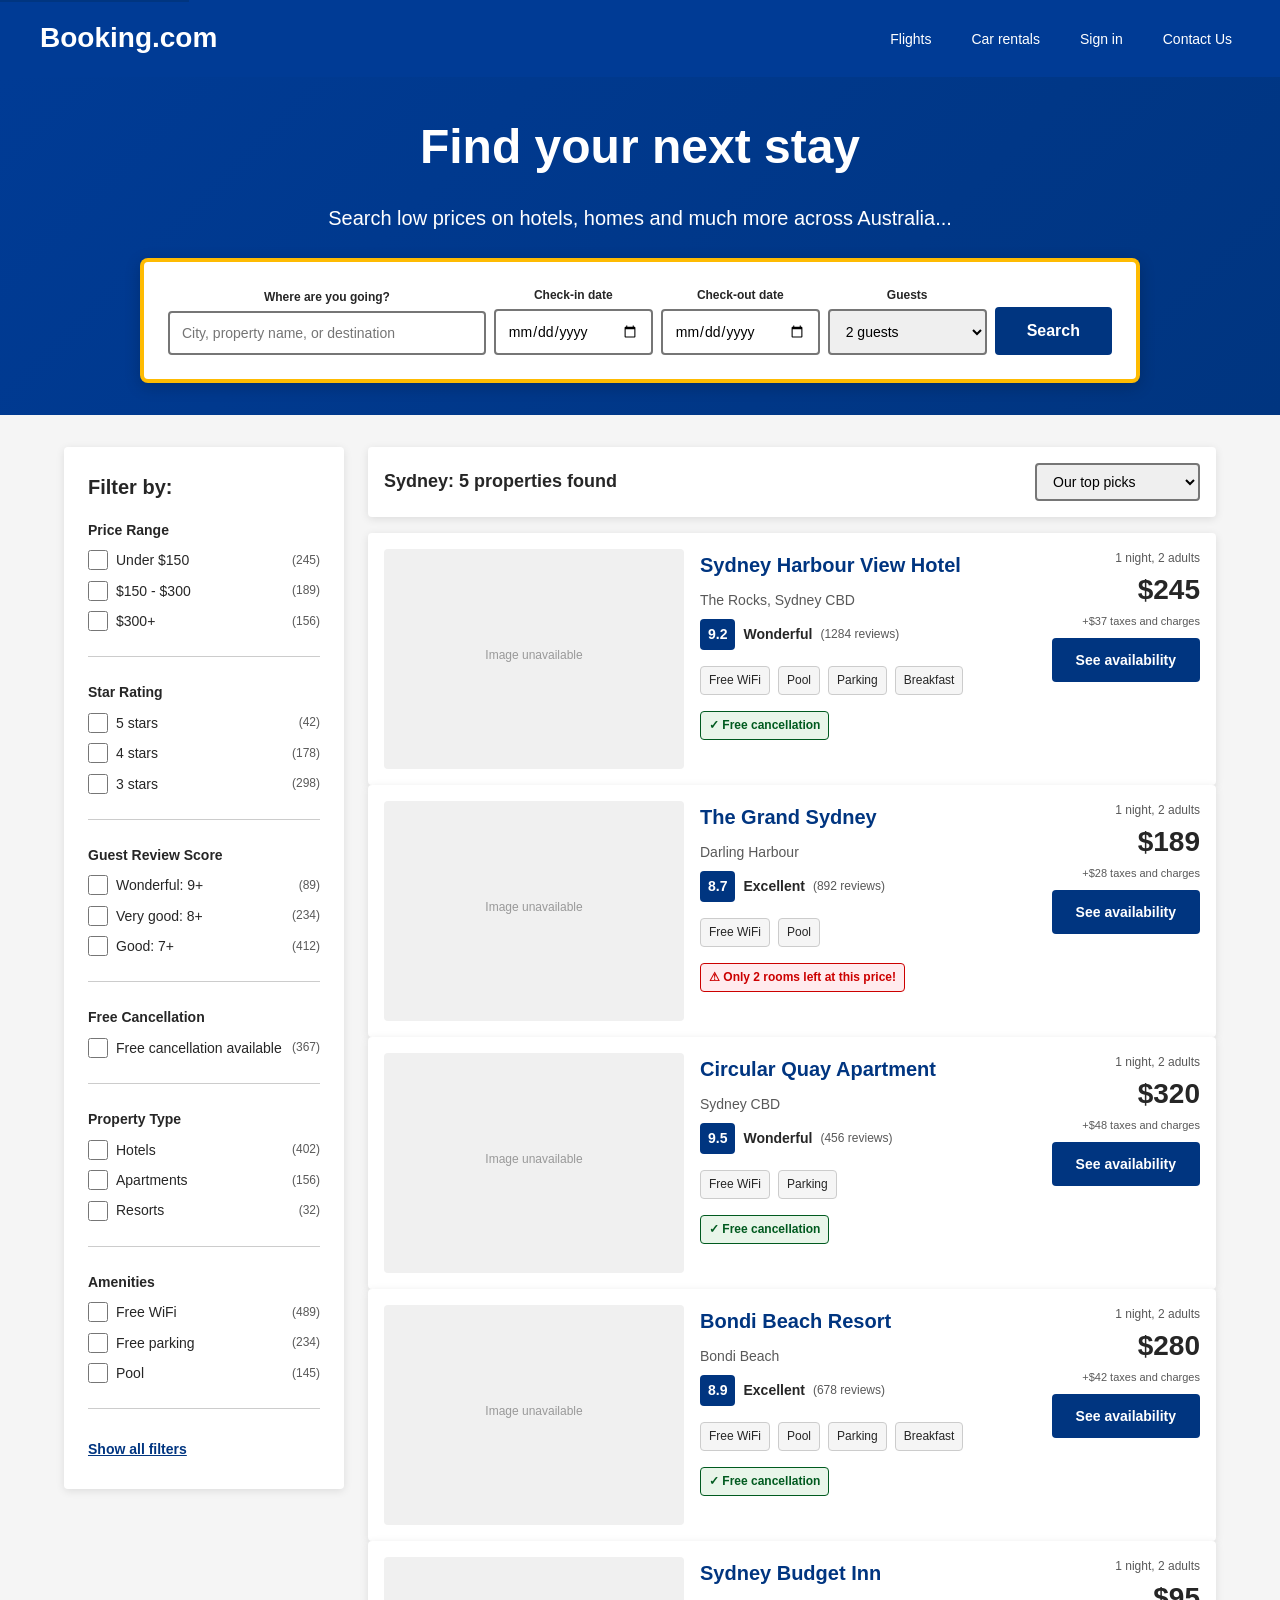
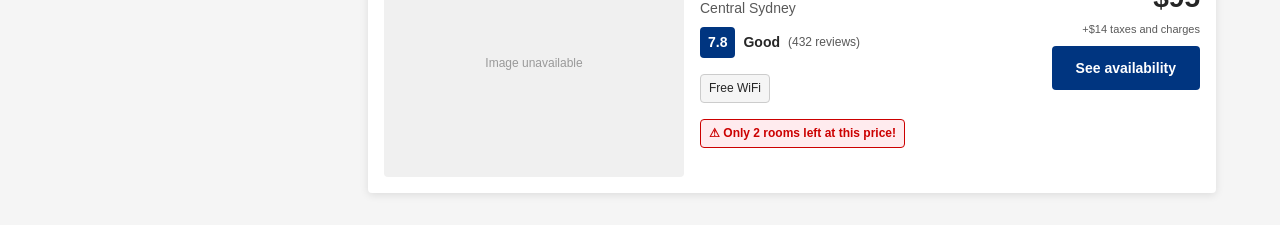
<file: index.html>
<!DOCTYPE html>
<html lang="en">
<head>
    <meta charset="UTF-8">
    <meta name="viewport" content="width=device-width, initial-scale=1.0">
    <meta name="description" content="Booking.com improved prototype with evidence-based UX enhancements">
    <meta http-equiv="Content-Security-Policy" content="default-src 'self'; script-src 'self' 'unsafe-inline'; style-src 'self' 'unsafe-inline'; img-src 'self' https: data:;">
    <title>Booking.com | Hotels & Accommodations in Australia</title>
    
    <!-- WCAG 2.2 AA Compliant Styles -->
    <link rel="stylesheet" href="styles.css">
</head>
<body>
    <!-- Skip Link for Accessibility (WCAG 2.4.1) -->
    <a href="#main-content" class="skip-link">Skip to main content</a>
    
    <!-- ARIA Live Region for Screen Reader Announcements -->
    <div class="live-region" role="status" aria-live="polite" aria-atomic="true" id="live-region"></div>
    
    <!-- Header -->
    <header>
        <div class="header-container">
            <a href="index.html" class="logo" aria-label="Booking.com homepage">Booking.com</a>
            <nav aria-label="Main navigation">
                <ul class="header-nav">
                    <li><a href="flights.html">Flights</a></li>
                    <li><a href="car-rentals.html">Car rentals</a></li>
                    <li><a href="sign-in.html">Sign in</a></li>
                    <li><a href="contact.html" class="contact-link">Contact Us</a></li>
                </ul>
            </nav>
        </div>
    </header>
    
    <!-- Hero Section with Search Bar -->
    <section class="hero-section" role="banner">
        <h1>Find your next stay</h1>
        <p>Search low prices on hotels, homes and much more across Australia...</p>
        
        <!-- Search Form with Yellow Outline -->
        <div class="search-container">
            <form class="search-form" role="search" aria-label="Search for accommodations" id="search-form">
                <div class="form-group">
                    <label for="destination">Where are you going?</label>
                    <input 
                        type="text" 
                        id="destination" 
                        name="destination" 
                        placeholder="City, property name, or destination"
                        required
                        aria-required="true"
                        autocomplete="off"
                        maxlength="100"
                        list="city-suggestions"
                    >
                    <datalist id="city-suggestions">
                        <option value="Sydney">
                        <option value="Melbourne">
                        <option value="Brisbane">
                        <option value="Perth">
                        <option value="Adelaide">
                        <option value="Gold Coast">
                        <option value="Canberra">
                        <option value="Hobart">
                        <option value="Darwin">
                        <option value="Cairns">
                    </datalist>
                </div>
                
                <div class="form-group">
                    <label for="check-in">Check-in date</label>
                    <input 
                        type="date" 
                        id="check-in" 
                        name="check-in" 
                        required
                        aria-required="true"
                    >
                </div>
                
                <div class="form-group">
                    <label for="check-out">Check-out date</label>
                    <input 
                        type="date" 
                        id="check-out" 
                        name="check-out" 
                        required
                        aria-required="true"
                    >
                </div>
                
                <div class="form-group">
                    <label for="guests">Guests</label>
                    <select id="guests" name="guests" aria-label="Number of guests">
                        <option value="1">1 guest</option>
                        <option value="2" selected>2 guests</option>
                        <option value="3">3 guests</option>
                        <option value="4">4 guests</option>
                        <option value="5+">5+ guests</option>
                    </select>
                </div>
                
                <button type="submit" class="btn-search" aria-label="Search for accommodations">Search</button>
            </form>
        </div>
    </section>
    
    <!-- Main Content - Results Section -->
    <main id="main-content">
        <section class="results-section" aria-label="Search results and filters">
            
            <!-- Filters Sidebar - Progressive Disclosure -->
            <aside class="filters-sidebar" aria-label="Filter options">
                <h2>Filter by:</h2>
                
                <!-- PRIMARY FILTERS (6 filters - Always Visible) -->
                <div class="filter-group">
                    <h3>Price Range</h3>
                    <div class="filter-option">
                        <input type="checkbox" id="price-low" name="price" value="low" data-filter-type="price">
                        <label for="price-low">Under $150</label>
                        <span class="filter-count">(245)</span>
                    </div>
                    <div class="filter-option">
                        <input type="checkbox" id="price-mid" name="price" value="mid" data-filter-type="price">
                        <label for="price-mid">$150 - $300</label>
                        <span class="filter-count">(189)</span>
                    </div>
                    <div class="filter-option">
                        <input type="checkbox" id="price-high" name="price" value="high" data-filter-type="price">
                        <label for="price-high">$300+</label>
                        <span class="filter-count">(156)</span>
                    </div>
                </div>
                
                <div class="filter-group">
                    <h3>Star Rating</h3>
                    <div class="filter-option">
                        <input type="checkbox" id="star-5" name="stars" value="5" data-filter-type="stars">
                        <label for="star-5">5 stars</label>
                        <span class="filter-count">(42)</span>
                    </div>
                    <div class="filter-option">
                        <input type="checkbox" id="star-4" name="stars" value="4" data-filter-type="stars">
                        <label for="star-4">4 stars</label>
                        <span class="filter-count">(178)</span>
                    </div>
                    <div class="filter-option">
                        <input type="checkbox" id="star-3" name="stars" value="3" data-filter-type="stars">
                        <label for="star-3">3 stars</label>
                        <span class="filter-count">(298)</span>
                    </div>
                </div>
                
                <div class="filter-group">
                    <h3>Guest Review Score</h3>
                    <div class="filter-option">
                        <input type="checkbox" id="rating-9" name="rating" value="9" data-filter-type="rating">
                        <label for="rating-9">Wonderful: 9+</label>
                        <span class="filter-count">(89)</span>
                    </div>
                    <div class="filter-option">
                        <input type="checkbox" id="rating-8" name="rating" value="8" data-filter-type="rating">
                        <label for="rating-8">Very good: 8+</label>
                        <span class="filter-count">(234)</span>
                    </div>
                    <div class="filter-option">
                        <input type="checkbox" id="rating-7" name="rating" value="7" data-filter-type="rating">
                        <label for="rating-7">Good: 7+</label>
                        <span class="filter-count">(412)</span>
                    </div>
                </div>
                
                <div class="filter-group">
                    <h3>Free Cancellation</h3>
                    <div class="filter-option">
                        <input type="checkbox" id="free-cancel" name="cancellation" value="free" data-filter-type="cancellation">
                        <label for="free-cancel">Free cancellation available</label>
                        <span class="filter-count">(367)</span>
                    </div>
                </div>
                
                <div class="filter-group">
                    <h3>Property Type</h3>
                    <div class="filter-option">
                        <input type="checkbox" id="type-hotel" name="type" value="hotel" data-filter-type="type">
                        <label for="type-hotel">Hotels</label>
                        <span class="filter-count">(402)</span>
                    </div>
                    <div class="filter-option">
                        <input type="checkbox" id="type-apartment" name="type" value="apartment" data-filter-type="type">
                        <label for="type-apartment">Apartments</label>
                        <span class="filter-count">(156)</span>
                    </div>
                    <div class="filter-option">
                        <input type="checkbox" id="type-resort" name="type" value="resort" data-filter-type="type">
                        <label for="type-resort">Resorts</label>
                        <span class="filter-count">(32)</span>
                    </div>
                </div>
                
                <div class="filter-group">
                    <h3>Amenities</h3>
                    <div class="filter-option">
                        <input type="checkbox" id="amenity-wifi" name="amenity" value="wifi" data-filter-type="amenity">
                        <label for="amenity-wifi">Free WiFi</label>
                        <span class="filter-count">(489)</span>
                    </div>
                    <div class="filter-option">
                        <input type="checkbox" id="amenity-parking" name="amenity" value="parking" data-filter-type="amenity">
                        <label for="amenity-parking">Free parking</label>
                        <span class="filter-count">(234)</span>
                    </div>
                    <div class="filter-option">
                        <input type="checkbox" id="amenity-pool" name="amenity" value="pool" data-filter-type="amenity">
                        <label for="amenity-pool">Pool</label>
                        <span class="filter-count">(145)</span>
                    </div>
                </div>
                
                <!-- SECONDARY FILTERS (Hidden by Default) -->
                <div class="secondary-filters" id="secondary-filters">
                    <div class="filter-group">
                        <h3>Bed Preference</h3>
                        <div class="filter-option">
                            <input type="checkbox" id="bed-twin" name="bed" value="twin" data-filter-type="bed">
                            <label for="bed-twin">Twin beds</label>
                            <span class="filter-count">(187)</span>
                        </div>
                        <div class="filter-option">
                            <input type="checkbox" id="bed-double" name="bed" value="double" data-filter-type="bed">
                            <label for="bed-double">Double bed</label>
                            <span class="filter-count">(298)</span>
                        </div>
                    </div>
                    
                    <div class="filter-group">
                        <h3>Meals</h3>
                        <div class="filter-option">
                            <input type="checkbox" id="meal-breakfast" name="meal" value="breakfast" data-filter-type="meal">
                            <label for="meal-breakfast">Breakfast included</label>
                            <span class="filter-count">(234)</span>
                        </div>
                        <div class="filter-option">
                            <input type="checkbox" id="meal-kitchen" name="meal" value="kitchen" data-filter-type="meal">
                            <label for="meal-kitchen">Kitchen facilities</label>
                            <span class="filter-count">(145)</span>
                        </div>
                    </div>
                    
                    <div class="filter-group">
                        <h3>Bathroom</h3>
                        <div class="filter-option">
                            <input type="checkbox" id="bath-private" name="bathroom" value="private" data-filter-type="bathroom">
                            <label for="bath-private">Private bathroom</label>
                            <span class="filter-count">(456)</span>
                        </div>
                        <div class="filter-option">
                            <input type="checkbox" id="bath-accessible" name="bathroom" value="accessible" data-filter-type="bathroom">
                            <label for="bath-accessible">Accessible bathroom</label>
                            <span class="filter-count">(67)</span>
                        </div>
                    </div>
                    
                    <div class="filter-group">
                        <h3>Room Features</h3>
                        <div class="filter-option">
                            <input type="checkbox" id="feature-balcony" name="features" value="balcony" data-filter-type="features">
                            <label for="feature-balcony">Balcony</label>
                            <span class="filter-count">(123)</span>
                        </div>
                        <div class="filter-option">
                            <input type="checkbox" id="feature-view" name="features" value="view" data-filter-type="features">
                            <label for="feature-view">Sea view</label>
                            <span class="filter-count">(89)</span>
                        </div>
                        <div class="filter-option">
                            <input type="checkbox" id="feature-ac" name="features" value="ac" data-filter-type="features">
                            <label for="feature-ac">Air conditioning</label>
                            <span class="filter-count">(398)</span>
                        </div>
                    </div>
                    
                    <div class="filter-group">
                        <h3>Accessibility</h3>
                        <div class="filter-option">
                            <input type="checkbox" id="access-wheelchair" name="accessibility" value="wheelchair" data-filter-type="accessibility">
                            <label for="access-wheelchair">Wheelchair accessible</label>
                            <span class="filter-count">(89)</span>
                        </div>
                        <div class="filter-option">
                            <input type="checkbox" id="access-elevator" name="accessibility" value="elevator" data-filter-type="accessibility">
                            <label for="access-elevator">Elevator</label>
                            <span class="filter-count">(345)</span>
                        </div>
                    </div>
                </div>
                
                <!-- Progressive Disclosure Button -->
                <button 
                    type="button" 
                    class="btn-show-more" 
                    id="toggle-filters"
                    aria-expanded="false"
                    aria-controls="secondary-filters"
                >
                    Show all filters
                </button>
            </aside>
            
            <!-- Properties List -->
            <div class="properties-grid">
                <div class="results-header">
                    <h2 id="results-count">Sydney: 590 properties found</h2>
                    <select class="sort-dropdown" aria-label="Sort results by">
                        <option value="recommended">Our top picks</option>
                        <option value="price-low">Price (lowest first)</option>
                        <option value="price-high">Price (highest first)</option>
                        <option value="rating">Guest rating</option>
                    </select>
                </div>
                
                <!-- Property cards will be dynamically inserted here -->
                <div id="properties-container"></div>
                
                <!-- Skeleton Loader -->
                <div class="skeleton-loader" id="skeleton-loader">
                    <div class="skeleton-card">
                        <div class="skeleton-image"></div>
                        <div class="skeleton-content">
                            <div class="skeleton-line"></div>
                            <div class="skeleton-line short"></div>
                            <div class="skeleton-line medium"></div>
                        </div>
                    </div>
                    <div class="skeleton-card">
                        <div class="skeleton-image"></div>
                        <div class="skeleton-content">
                            <div class="skeleton-line"></div>
                            <div class="skeleton-line short"></div>
                            <div class="skeleton-line medium"></div>
                        </div>
                    </div>
                </div>
            </div>
        </section>
    </main>
    
    <!-- Link to External JavaScript -->
    <script src="index-script.js"></script>
</body>
</html>
</file>
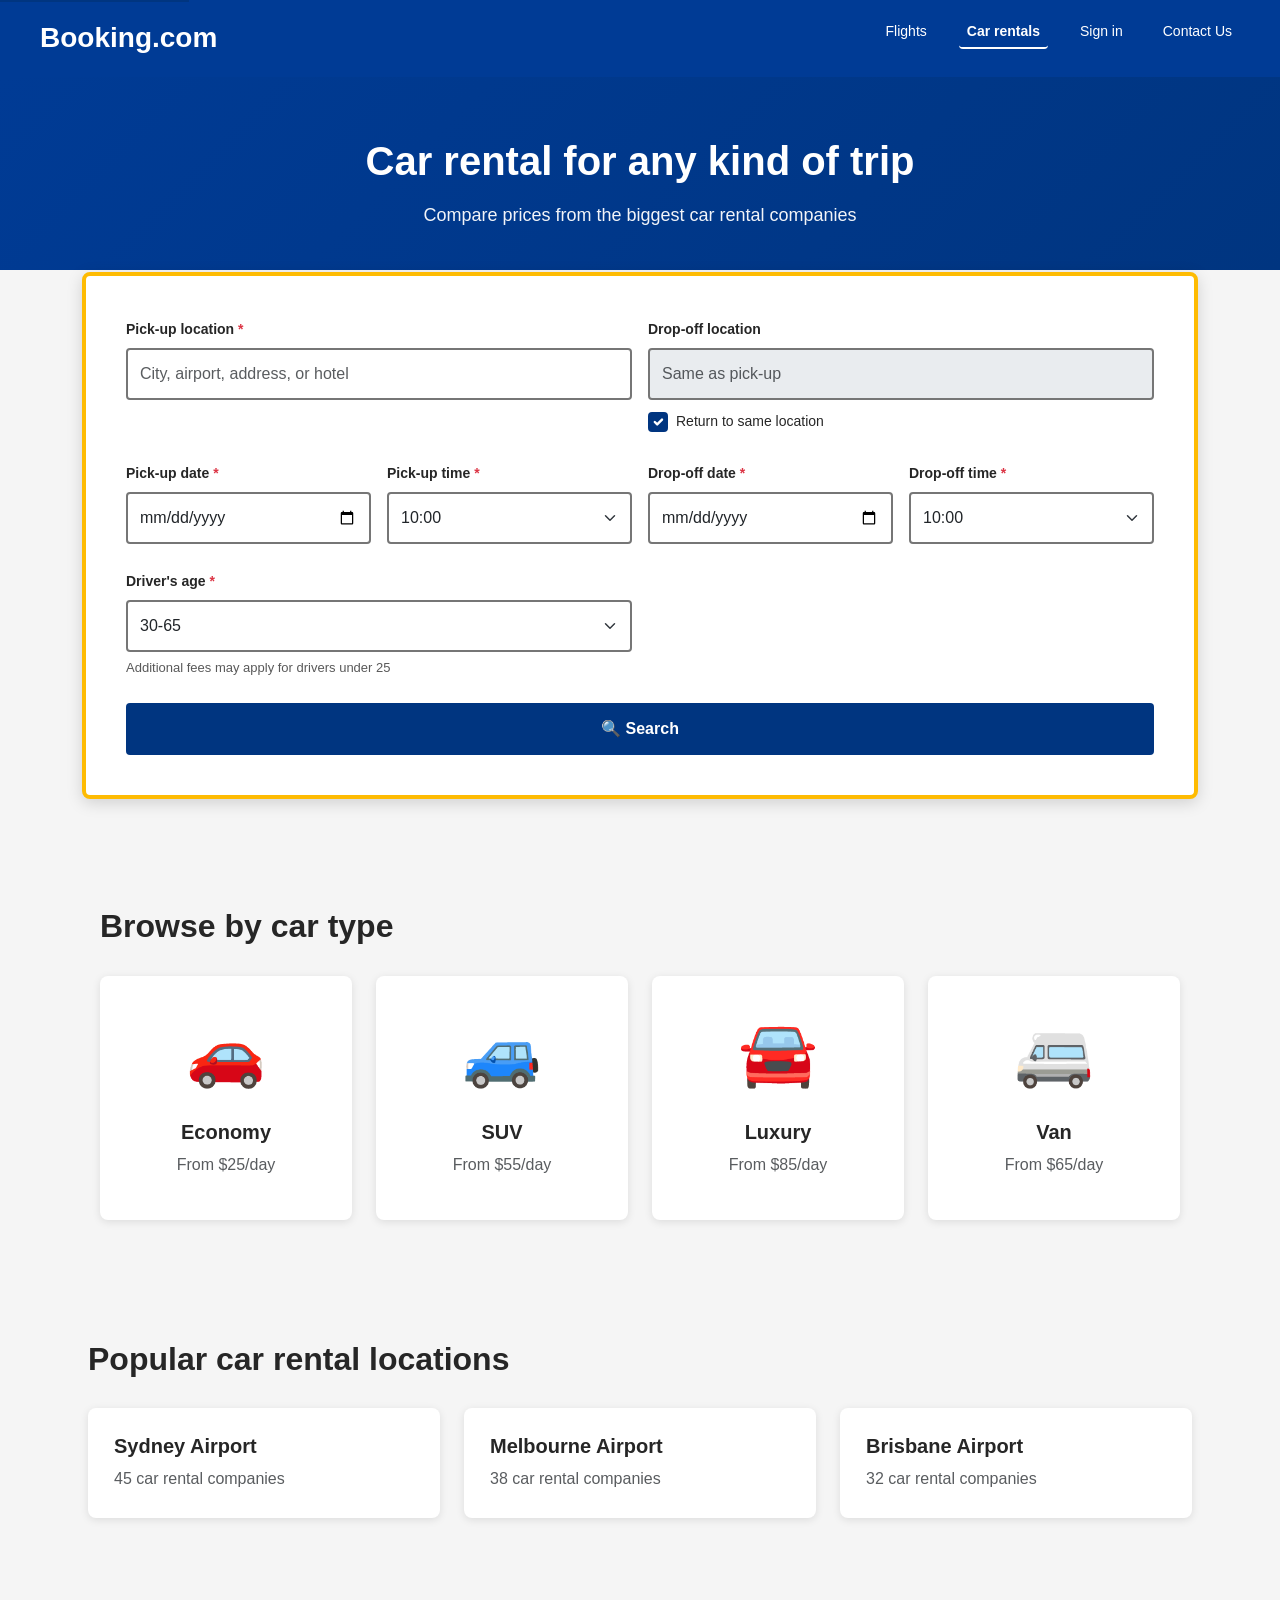
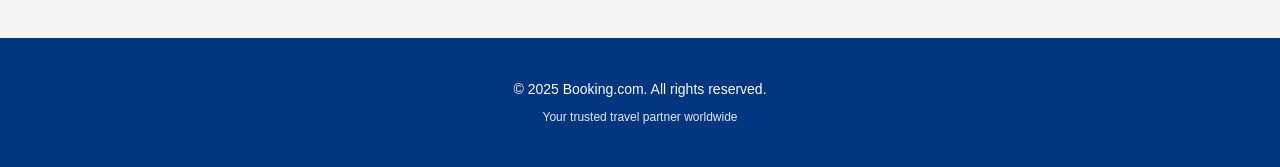
<file: car-rentals.html>
<!DOCTYPE html>
<html lang="en">
<head>
    <meta charset="UTF-8">
    <meta name="viewport" content="width=device-width, initial-scale=1.0">
    <meta name="description" content="Rent a car for your next trip - Compare prices from top rental companies">
    <meta http-equiv="Content-Security-Policy" content="default-src 'self'; script-src 'self' 'unsafe-inline' https://code.jquery.com https://cdn.jsdelivr.net; style-src 'self' 'unsafe-inline' https://cdn.jsdelivr.net; img-src 'self' https: data:; font-src 'self' https://cdn.jsdelivr.net;">
    <title>Car Rentals - Rent a Car | Booking.com</title>
    
    <!-- Bootstrap CSS -->
    <link href="https://cdn.jsdelivr.net/npm/bootstrap@5.3.0/dist/css/bootstrap.min.css" rel="stylesheet">
    
    <!-- External CSS - Using same styles.css for consistency -->
    <link rel="stylesheet" href="styles.css">
    
    <style>
        /* Additional styles specific to car rentals page that complement styles.css */
        .car-hero {
            background: linear-gradient(135deg, var(--bui-color-primary-dark) 0%, var(--bui-color-primary) 100%);
            color: white;
            padding: 60px var(--bui-spacing-4) 40px;
            text-align: center;
        }
        
        .car-hero h1 {
            font-size: 40px;
            margin-bottom: var(--bui-spacing-3);
            font-weight: 700;
        }
        
        .car-hero .lead {
            font-size: 18px;
            opacity: 0.95;
            margin: 0;
        }
        
        .search-card {
            background: var(--bui-color-white);
            border-radius: 8px;
            padding: 40px;
            box-shadow: 0 4px 16px rgba(0,0,0,0.15);
            margin-top: -30px;
            border: 4px solid var(--bui-color-complement);
        }
        
        .form-label {
            font-weight: 600;
            margin-bottom: var(--bui-spacing-2);
            color: var(--bui-color-text);
            font-size: 14px;
        }
        
        .form-control, .form-select {
            padding: 12px;
            border: 2px solid #767676;
            border-radius: var(--bui-border-radius);
            font-size: 16px;
            transition: border-color 0.3s, box-shadow 0.3s;
        }
        
        .form-control:focus, .form-select:focus {
            border-color: var(--bui-color-primary);
            box-shadow: 0 0 0 3px rgba(0, 53, 128, 0.25);
            outline: none;
        }
        
        .form-control.is-invalid {
            border-color: var(--bui-color-destructive);
            border-width: 2px;
        }
        
        .form-control.is-invalid:focus {
            box-shadow: 0 0 0 3px rgba(204, 0, 0, 0.25);
        }
        
        .form-check-input {
            width: 20px;
            height: 20px;
            margin-right: 8px;
            cursor: pointer;
            border: 2px solid #767676;
        }
        
        .form-check-input:focus {
            border-color: var(--bui-color-primary);
            box-shadow: 0 0 0 3px rgba(0, 53, 128, 0.25);
        }
        
        .form-check-input:checked {
            background-color: var(--bui-color-primary);
            border-color: var(--bui-color-primary);
        }
        
        .form-check-label {
            cursor: pointer;
            color: var(--bui-color-text);
            font-size: 14px;
        }
        
        .btn-primary {
            background: var(--bui-color-primary);
            border: none;
            padding: 14px;
            font-size: 16px;
            font-weight: 600;
            border-radius: var(--bui-border-radius);
            transition: background 0.3s;
            min-height: 48px;
        }
        
        .btn-primary:hover:not(:disabled) {
            background: var(--bui-color-primary-dark);
        }
        
        .btn-primary:focus {
            outline: 3px solid var(--bui-color-complement);
            outline-offset: 2px;
            box-shadow: none;
        }
        
        .btn-primary:disabled {
            background: #999999;
            opacity: 0.6;
        }
        
        .location-suggestions {
            position: absolute;
            background: white;
            border: 2px solid var(--bui-color-primary);
            border-top: none;
            border-radius: 0 0 4px 4px;
            box-shadow: 0 4px 8px rgba(0,0,0,0.15);
            z-index: 1000;
            width: 100%;
            max-height: 250px;
            overflow-y: auto;
            display: none;
            margin-top: 4px;
        }
        
        .suggestion-item {
            padding: 12px 16px;
            cursor: pointer;
            border-bottom: 1px solid #E0E0E0;
        }
        
        .suggestion-item:last-child {
            border-bottom: none;
        }
        
        .suggestion-item:hover, 
        .suggestion-item:focus {
            background: var(--bui-color-background);
        }
        
        .suggestion-item:focus {
            outline: 3px solid var(--bui-color-primary);
            outline-offset: -3px;
        }
        
        .error-message {
            color: var(--bui-color-destructive);
            font-size: 14px;
            font-weight: 600;
            margin-top: 6px;
            display: none;
        }
        
        .text-danger {
            color: var(--bui-color-destructive);
        }
        
        .driver-age-note {
            font-size: 13px;
            color: var(--bui-color-text-light);
            margin-top: 6px;
        }
        
        .car-categories {
            padding: 60px var(--bui-spacing-4);
            max-width: 1200px;
            margin: 0 auto;
        }
        
        .section-title {
            font-size: 32px;
            font-weight: 700;
            margin-bottom: 30px;
            color: var(--bui-color-text);
        }
        
        .car-card {
            background: var(--bui-color-white);
            border-radius: 8px;
            padding: var(--bui-spacing-4);
            box-shadow: 0 2px 8px rgba(0,0,0,0.1);
            transition: transform 0.3s, box-shadow 0.3s;
            cursor: pointer;
            height: 100%;
            text-align: center;
            border: 2px solid transparent;
        }
        
        .car-card:hover {
            transform: translateY(-4px);
            box-shadow: 0 6px 20px rgba(0,0,0,0.15);
            border-color: var(--bui-color-primary);
        }
        
        .car-card:focus-within {
            outline: 3px solid var(--bui-color-primary);
            outline-offset: 2px;
        }
        
        .car-icon {
            font-size: 64px;
            margin-bottom: var(--bui-spacing-3);
            color: var(--bui-color-primary);
        }
        
        .car-card h3 {
            font-size: 20px;
            margin-bottom: var(--bui-spacing-2);
            color: var(--bui-color-text);
            font-weight: 600;
        }
        
        .car-card .text-muted {
            color: var(--bui-color-text-light);
        }
        
        .popular-locations {
            background: var(--bui-color-background);
            padding: 60px var(--bui-spacing-4);
        }
        
        .locations-container {
            max-width: 1200px;
            margin: 0 auto;
        }
        
        .location-card {
            background: var(--bui-color-white);
            border-radius: 8px;
            padding: var(--bui-spacing-4);
            box-shadow: 0 2px 8px rgba(0,0,0,0.1);
            transition: transform 0.3s, box-shadow 0.3s;
            cursor: pointer;
            border: 2px solid transparent;
        }
        
        .location-card:hover {
            transform: translateY(-4px);
            box-shadow: 0 6px 20px rgba(0,0,0,0.15);
            border-color: var(--bui-color-primary);
        }
        
        .location-card:focus-within {
            outline: 3px solid var(--bui-color-primary);
            outline-offset: 2px;
        }
        
        .location-card h3 {
            font-size: 20px;
            margin-bottom: var(--bui-spacing-2);
            color: var(--bui-color-text);
            font-weight: 600;
        }
        
        .location-card .text-muted {
            color: var(--bui-color-text-light);
            margin: 0;
        }
        
        footer {
            background: var(--bui-color-primary);
            color: white;
            padding: 40px var(--bui-spacing-4);
            text-align: center;
            margin-top: 60px;
        }
        
        footer p {
            margin: 0;
        }
        
        footer p:first-child {
            font-size: 14px;
            margin-bottom: 8px;
        }
        
        footer p:last-child {
            font-size: 12px;
            opacity: 0.9;
        }
        
        /* Car Rental Results */
        .car-rental-results {
            margin-top: 40px;
        }
        
        .results-header {
            display: flex;
            justify-content: space-between;
            align-items: center;
            margin-bottom: var(--bui-spacing-4);
            padding: var(--bui-spacing-4);
            background: var(--bui-color-white);
            border-radius: 8px;
            box-shadow: 0 2px 8px rgba(0,0,0,0.1);
        }
        
        .results-header h2 {
            color: var(--bui-color-primary);
            margin: 0 0 8px 0;
            font-size: 24px;
            font-weight: 700;
        }
        
        .results-header p {
            color: var(--bui-color-text-light);
            margin: 0;
            font-size: 14px;
        }
        
        .btn-book-car {
            background: var(--bui-color-primary);
            color: white;
            border: none;
            padding: 12px 24px;
            border-radius: var(--bui-border-radius);
            font-weight: 600;
            cursor: pointer;
            width: 100%;
            transition: background 0.3s;
            font-size: 16px;
            min-height: 48px;
        }
        
        .btn-book-car:hover {
            background: var(--bui-color-primary-dark);
        }
        
        .btn-book-car:focus {
            outline: 3px solid var(--bui-color-complement);
            outline-offset: 2px;
        }
        
        /* Responsive Design */
        @media (max-width: 768px) {
            .car-hero h1 {
                font-size: 32px;
            }
            
            .search-card {
                padding: var(--bui-spacing-4);
            }
            
            .results-header {
                flex-direction: column;
                gap: var(--bui-spacing-3);
                align-items: flex-start;
            }
        }
    </style>
</head>
<body>
    <!-- Skip Link for Accessibility (WCAG 2.4.1) -->
    <a href="#main-content" class="skip-link">Skip to main content</a>
    
    <!-- ARIA Live Region for Screen Reader Announcements -->
    <div class="live-region" role="status" aria-live="polite" aria-atomic="true" id="live-region"></div>
    
    <!-- Header - Uses styles from styles.css -->
    <header>
        <div class="header-container">
            <a href="index.html" class="logo" aria-label="Booking.com homepage">Booking.com</a>
            <nav aria-label="Main navigation">
                <ul class="header-nav">
                    <li><a href="flights.html">Flights</a></li>
                    <li><a href="car-rentals.html" aria-current="page" style="font-weight: 600; border-bottom: 2px solid white;">Car rentals</a></li>
                    <li><a href="sign-in.html">Sign in</a></li>
                    <li><a href="contact.html">Contact Us</a></li>
                </ul>
            </nav>
        </div>
    </header>
    
    <!-- Hero Section -->
    <section class="car-hero" role="banner">
        <div class="container">
            <h1>Car rental for any kind of trip</h1>
            <p class="lead">Compare prices from the biggest car rental companies</p>
        </div>
    </section>
    
    <!-- Search Form -->
    <main id="main-content">
        <section class="container mb-5">
            <div class="search-card">
                <form id="carRentalForm" novalidate>
                    <div class="row g-3">
                        <!-- Pick-up Location -->
                        <div class="col-md-6">
                            <label for="pickupLocation" class="form-label">
                                Pick-up location <span class="text-danger" aria-label="required">*</span>
                            </label>
                            <div style="position: relative;">
                                <input 
                                    type="text" 
                                    class="form-control" 
                                    id="pickupLocation" 
                                    name="pickupLocation"
                                    placeholder="City, airport, address, or hotel"
                                    required
                                    aria-required="true"
                                    aria-describedby="pickupLocation-error"
                                    autocomplete="off"
                                    maxlength="100"
                                    role="combobox"
                                    aria-autocomplete="list"
                                    aria-controls="pickupSuggestions"
                                    aria-expanded="false"
                                >
                                <div class="location-suggestions" id="pickupSuggestions" role="listbox" aria-label="Location suggestions"></div>
                                <div class="error-message" id="pickupLocation-error" role="alert"></div>
                            </div>
                        </div>
                        
                        <!-- Drop-off Location -->
                        <div class="col-md-6">
                            <label for="dropoffLocation" class="form-label">Drop-off location</label>
                            <div style="position: relative;">
                                <input 
                                    type="text" 
                                    class="form-control" 
                                    id="dropoffLocation" 
                                    name="dropoffLocation"
                                    placeholder="Same as pick-up"
                                    autocomplete="off"
                                    maxlength="100"
                                    role="combobox"
                                    aria-autocomplete="list"
                                    aria-controls="dropoffSuggestions"
                                    aria-expanded="false"
                                    disabled
                                >
                                <div class="location-suggestions" id="dropoffSuggestions" role="listbox" aria-label="Location suggestions"></div>
                            </div>
                            <div class="form-check mt-2">
                                <input class="form-check-input" type="checkbox" id="sameLocation" checked>
                                <label class="form-check-label" for="sameLocation">
                                    Return to same location
                                </label>
                            </div>
                        </div>
                    </div>
                    
                    <div class="row g-3 mt-2">
                        <!-- Pick-up Date & Time -->
                        <div class="col-md-3">
                            <label for="pickupDate" class="form-label">
                                Pick-up date <span class="text-danger" aria-label="required">*</span>
                            </label>
                            <input 
                                type="date" 
                                class="form-control" 
                                id="pickupDate" 
                                name="pickupDate"
                                required
                                aria-required="true"
                                aria-describedby="pickupDate-error"
                            >
                            <div class="error-message" id="pickupDate-error" role="alert"></div>
                        </div>
                        
                        <div class="col-md-3">
                            <label for="pickupTime" class="form-label">
                                Pick-up time <span class="text-danger" aria-label="required">*</span>
                            </label>
                            <select class="form-select" id="pickupTime" name="pickupTime" required aria-label="Pick-up time">
                                <option value="09:00">09:00</option>
                                <option value="10:00" selected>10:00</option>
                                <option value="11:00">11:00</option>
                                <option value="12:00">12:00</option>
                                <option value="13:00">13:00</option>
                                <option value="14:00">14:00</option>
                                <option value="15:00">15:00</option>
                                <option value="16:00">16:00</option>
                                <option value="17:00">17:00</option>
                            </select>
                        </div>
                        
                        <!-- Drop-off Date & Time -->
                        <div class="col-md-3">
                            <label for="dropoffDate" class="form-label">
                                Drop-off date <span class="text-danger" aria-label="required">*</span>
                            </label>
                            <input 
                                type="date" 
                                class="form-control" 
                                id="dropoffDate" 
                                name="dropoffDate"
                                required
                                aria-required="true"
                                aria-describedby="dropoffDate-error"
                            >
                            <div class="error-message" id="dropoffDate-error" role="alert"></div>
                        </div>
                        
                        <div class="col-md-3">
                            <label for="dropoffTime" class="form-label">
                                Drop-off time <span class="text-danger" aria-label="required">*</span>
                            </label>
                            <select class="form-select" id="dropoffTime" name="dropoffTime" required aria-label="Drop-off time">
                                <option value="09:00">09:00</option>
                                <option value="10:00" selected>10:00</option>
                                <option value="11:00">11:00</option>
                                <option value="12:00">12:00</option>
                                <option value="13:00">13:00</option>
                                <option value="14:00">14:00</option>
                                <option value="15:00">15:00</option>
                                <option value="16:00">16:00</option>
                                <option value="17:00">17:00</option>
                            </select>
                        </div>
                    </div>
                    
                    <div class="row g-3 mt-2">
                        <div class="col-md-6">
                            <label for="driverAge" class="form-label">
                                Driver's age <span class="text-danger" aria-label="required">*</span>
                            </label>
                            <select class="form-select" id="driverAge" name="driverAge" required aria-label="Driver's age">
                                <option value="">Select age</option>
                                <option value="18-24">18-24</option>
                                <option value="25-29">25-29</option>
                                <option value="30-65" selected>30-65</option>
                                <option value="65+">65+</option>
                            </select>
                            <div class="driver-age-note">Additional fees may apply for drivers under 25</div>
                        </div>
                    </div>
                    
                    <div class="mt-4">
                        <button type="submit" class="btn btn-primary btn-lg w-100" id="searchBtn">
                            🔍 Search
                        </button>
                    </div>
                </form>
            </div>
        </section>
        
        <!-- Car Categories -->
        <section class="car-categories">
            <div class="container">
                <h2 class="section-title">Browse by car type</h2>
                <div class="row g-4">
                    <div class="col-md-3 col-sm-6">
                        <div class="car-card" tabindex="0" role="button" aria-label="Economy cars from 25 dollars per day">
                            <div class="car-icon" aria-hidden="true">🚗</div>
                            <h3>Economy</h3>
                            <p class="text-muted">From $25/day</p>
                        </div>
                    </div>
                    
                    <div class="col-md-3 col-sm-6">
                        <div class="car-card" tabindex="0" role="button" aria-label="SUV cars from 55 dollars per day">
                            <div class="car-icon" aria-hidden="true">🚙</div>
                            <h3>SUV</h3>
                            <p class="text-muted">From $55/day</p>
                        </div>
                    </div>
                    
                    <div class="col-md-3 col-sm-6">
                        <div class="car-card" tabindex="0" role="button" aria-label="Luxury cars from 85 dollars per day">
                            <div class="car-icon" aria-hidden="true">🚘</div>
                            <h3>Luxury</h3>
                            <p class="text-muted">From $85/day</p>
                        </div>
                    </div>
                    
                    <div class="col-md-3 col-sm-6">
                        <div class="car-card" tabindex="0" role="button" aria-label="Van cars from 65 dollars per day">
                            <div class="car-icon" aria-hidden="true">🚐</div>
                            <h3>Van</h3>
                            <p class="text-muted">From $65/day</p>
                        </div>
                    </div>
                </div>
            </div>
        </section>
        
        <!-- Popular Locations -->
        <section class="popular-locations">
            <div class="locations-container">
                <h2 class="section-title">Popular car rental locations</h2>
                <div class="row g-4">
                    <div class="col-md-4">
                        <div class="location-card" tabindex="0" role="button" aria-label="Sydney Airport, 45 car rental companies">
                            <h3>Sydney Airport</h3>
                            <p class="text-muted">45 car rental companies</p>
                        </div>
                    </div>
                    
                    <div class="col-md-4">
                        <div class="location-card" tabindex="0" role="button" aria-label="Melbourne Airport, 38 car rental companies">
                            <h3>Melbourne Airport</h3>
                            <p class="text-muted">38 car rental companies</p>
                        </div>
                    </div>
                    
                    <div class="col-md-4">
                        <div class="location-card" tabindex="0" role="button" aria-label="Brisbane Airport, 32 car rental companies">
                            <h3>Brisbane Airport</h3>
                            <p class="text-muted">32 car rental companies</p>
                        </div>
                    </div>
                </div>
            </div>
        </section>
    </main>
    
    <!-- Footer -->
    <footer>
        <div class="container">
            <p>© 2025 Booking.com. All rights reserved.</p>
            <p>Your trusted travel partner worldwide</p>
        </div>
    </footer>
    
    <!-- jQuery -->
    <script src="https://code.jquery.com/jquery-3.6.0.min.js"></script>
    
    <!-- Bootstrap JS -->
    <script src="https://cdn.jsdelivr.net/npm/bootstrap@5.3.0/dist/js/bootstrap.bundle.min.js"></script>
    
    <!-- External JavaScript -->
    <script src="car-rentals.js"></script>
</body>
</html>
</file>
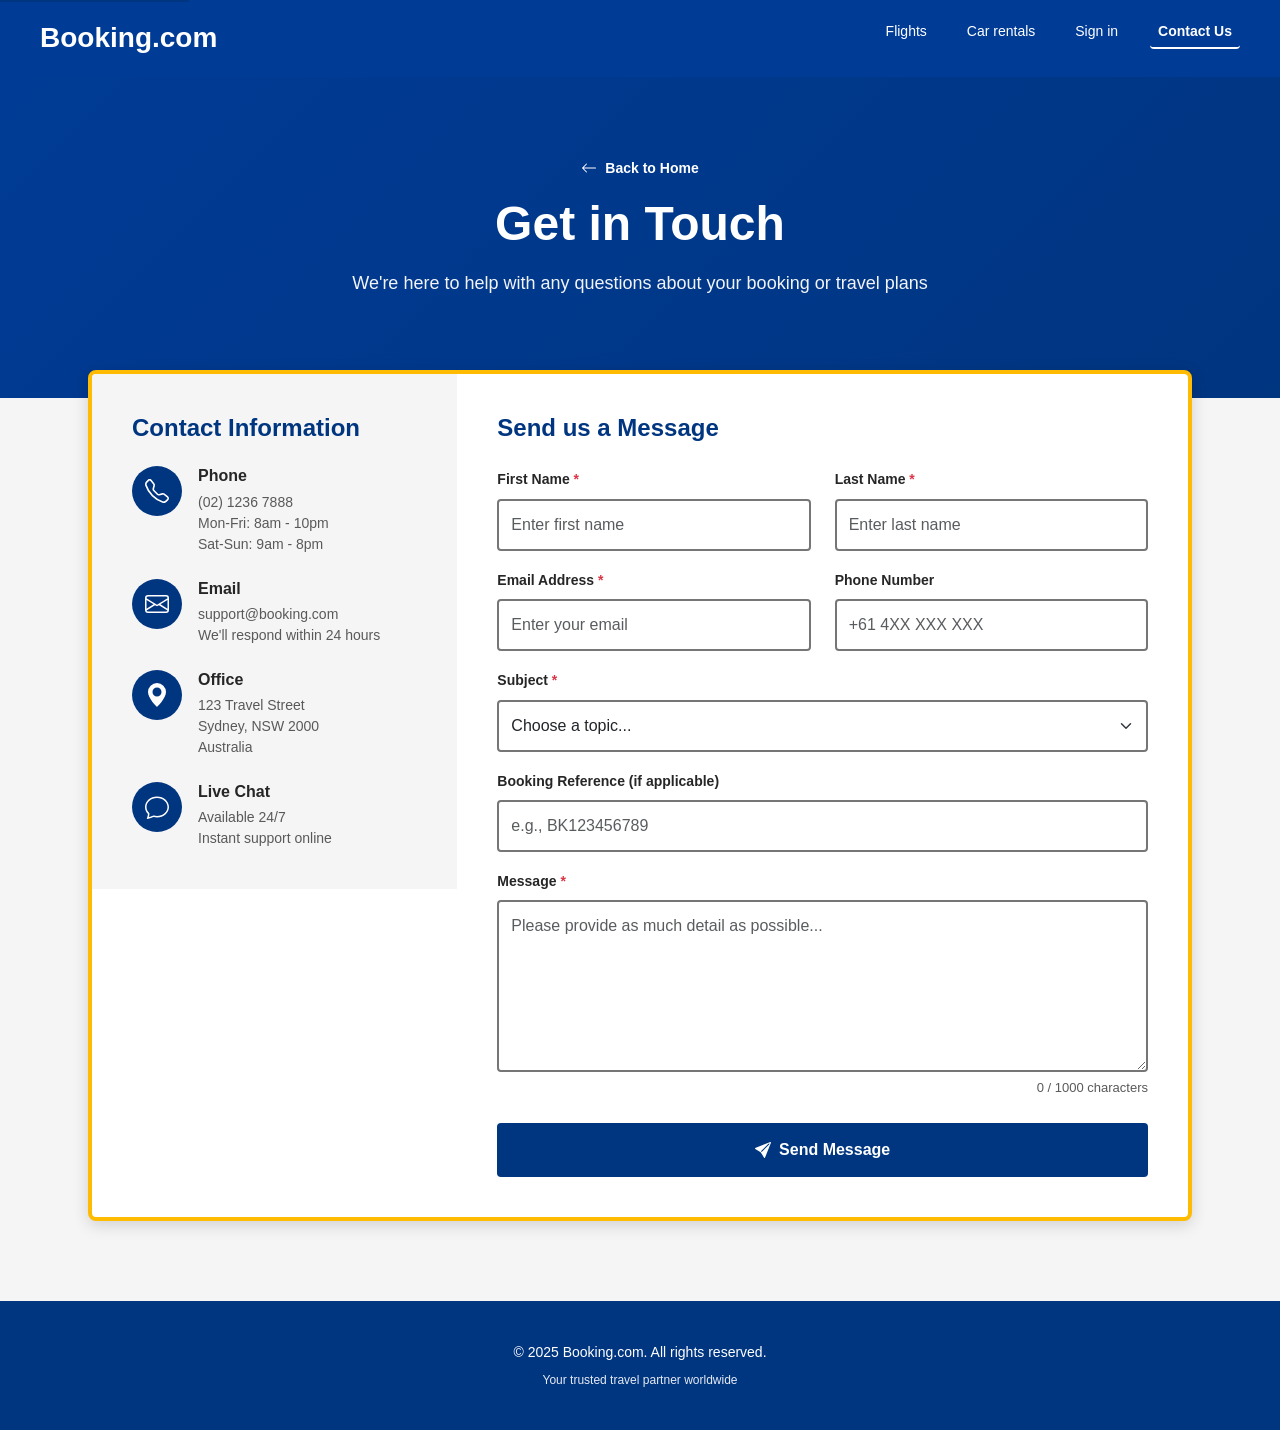
<file: contact.html>
<!DOCTYPE html>
<html lang="en">
<head>
    <meta charset="UTF-8">
    <meta name="viewport" content="width=device-width, initial-scale=1.0">
    <meta name="description" content="Contact Booking.com - We're here to help with your travel needs">
    <meta http-equiv="Content-Security-Policy" content="default-src 'self'; script-src 'self' 'unsafe-inline' https://code.jquery.com https://cdn.jsdelivr.net; style-src 'self' 'unsafe-inline' https://cdn.jsdelivr.net; img-src 'self' https: data:; font-src 'self' https://cdn.jsdelivr.net;">
    <title>Contact Us | Booking.com</title>
    
    <!-- Bootstrap CSS -->
    <link href="https://cdn.jsdelivr.net/npm/bootstrap@5.3.0/dist/css/bootstrap.min.css" rel="stylesheet">
    
    <!-- External CSS - Using same styles.css for consistency -->
    <link rel="stylesheet" href="styles.css">
    
    <style>
        /* Additional styles specific to contact page that complement styles.css */
        .contact-hero {
            background: linear-gradient(135deg, var(--bui-color-primary-dark) 0%, var(--bui-color-primary) 100%);
            color: white;
            padding: 80px var(--bui-spacing-4) 100px;
            text-align: center;
        }
        
        .contact-hero h1 {
            font-size: 48px;
            margin-bottom: var(--bui-spacing-3);
            font-weight: 700;
        }
        
        .contact-hero p {
            font-size: 18px;
            margin: 0;
            opacity: 0.95;
        }
        
        .back-link {
            display: inline-flex;
            align-items: center;
            color: white;
            text-decoration: none;
            margin-bottom: var(--bui-spacing-3);
            font-size: 14px;
            font-weight: 600;
        }
        
        .back-link svg {
            margin-right: 8px;
        }
        
        .back-link:hover {
            color: var(--bui-color-complement);
        }
        
        .back-link:focus {
            outline: 3px solid white;
            outline-offset: 2px;
            border-radius: 2px;
        }
        
        .contact-container {
            max-width: 1200px;
            margin: -60px auto 80px;
            padding: 0 var(--bui-spacing-4);
        }
        
        .contact-card {
            background: var(--bui-color-white);
            border-radius: 8px;
            box-shadow: 0 4px 16px rgba(0,0,0,0.15);
            overflow: hidden;
            border: 4px solid var(--bui-color-complement);
        }
        
        .contact-info {
            background: var(--bui-color-background);
            padding: 40px;
        }
        
        .contact-info h3 {
            font-size: 24px;
            margin-bottom: var(--bui-spacing-4);
            color: var(--bui-color-primary);
            font-weight: 700;
        }
        
        .contact-method {
            display: flex;
            align-items: flex-start;
            margin-bottom: var(--bui-spacing-4);
        }
        
        .contact-method:last-child {
            margin-bottom: 0;
        }
        
        .contact-icon {
            width: 50px;
            height: 50px;
            background: var(--bui-color-primary);
            color: white;
            border-radius: 50%;
            display: flex;
            align-items: center;
            justify-content: center;
            margin-right: var(--bui-spacing-3);
            flex-shrink: 0;
        }
        
        .contact-icon svg {
            width: 24px;
            height: 24px;
        }
        
        .contact-details h4 {
            font-size: 16px;
            font-weight: 600;
            margin-bottom: 6px;
            color: var(--bui-color-text);
        }
        
        .contact-details p {
            margin: 0;
            color: var(--bui-color-text-light);
            font-size: 14px;
            line-height: 1.5;
        }
        
        .contact-form-section {
            padding: 40px;
        }
        
        .contact-form-section h3 {
            font-size: 24px;
            margin-bottom: var(--bui-spacing-4);
            color: var(--bui-color-primary);
            font-weight: 700;
        }
        
        .form-label {
            font-weight: 600;
            color: var(--bui-color-text);
            margin-bottom: var(--bui-spacing-2);
            font-size: 14px;
        }
        
        .form-control, .form-select {
            padding: 12px;
            border: 2px solid #767676;
            border-radius: var(--bui-border-radius);
            font-size: 16px;
            font-family: inherit;
            transition: border-color 0.3s, box-shadow 0.3s;
        }
        
        .form-control:focus, .form-select:focus {
            border-color: var(--bui-color-primary);
            box-shadow: 0 0 0 3px rgba(0, 53, 128, 0.25);
            outline: none;
        }
        
        .form-control.is-invalid, .form-select.is-invalid {
            border-color: var(--bui-color-destructive);
            border-width: 2px;
        }
        
        .form-control.is-invalid:focus, .form-select.is-invalid:focus {
            box-shadow: 0 0 0 3px rgba(204, 0, 0, 0.25);
        }
        
        .form-control.is-valid, .form-select.is-valid {
            border-color: var(--bui-color-success);
            border-width: 2px;
        }
        
        .form-control.is-valid:focus {
            box-shadow: 0 0 0 3px rgba(0, 130, 52, 0.25);
        }
        
        .error-message {
            color: var(--bui-color-destructive);
            font-size: 14px;
            font-weight: 600;
            margin-top: 6px;
            display: none;
        }
        
        .success-message {
            display: none;
            background: #E8F5E9;
            color: #005A1F;
            padding: var(--bui-spacing-3);
            border-radius: var(--bui-border-radius);
            margin-bottom: var(--bui-spacing-3);
            border-left: 4px solid var(--bui-color-success);
            font-weight: 600;
        }
        
        .success-message.show {
            display: flex;
            align-items: center;
            animation: slideIn 0.3s ease;
        }
        
        .success-message svg {
            margin-right: 12px;
            flex-shrink: 0;
        }
        
        @keyframes slideIn {
            from {
                opacity: 0;
                transform: translateY(-10px);
            }
            to {
                opacity: 1;
                transform: translateY(0);
            }
        }
        
        .btn-submit {
            background-color: var(--bui-color-primary);
            color: white;
            border: none;
            padding: 14px 40px;
            border-radius: var(--bui-border-radius);
            font-size: 16px;
            font-weight: 600;
            cursor: pointer;
            transition: background-color 0.3s;
            width: 100%;
            min-height: 48px;
            display: flex;
            align-items: center;
            justify-content: center;
            gap: 8px;
        }
        
        .btn-submit:hover:not(:disabled) {
            background-color: var(--bui-color-primary-dark);
        }
        
        .btn-submit:focus {
            outline: 3px solid var(--bui-color-complement);
            outline-offset: 2px;
        }
        
        .btn-submit:disabled {
            background-color: #999999;
            cursor: not-allowed;
            opacity: 0.6;
        }
        
        .text-danger {
            color: var(--bui-color-destructive);
        }
        
        textarea.form-control {
            resize: vertical;
            min-height: 150px;
        }
        
        .char-count {
            font-size: 13px;
            color: var(--bui-color-text-light);
            margin-top: 6px;
            text-align: right;
        }
        
        footer {
            background: var(--bui-color-primary);
            color: white;
            padding: 40px var(--bui-spacing-4);
            text-align: center;
            margin-top: 60px;
        }
        
        footer p {
            margin: 0;
        }
        
        footer p:first-child {
            font-size: 14px;
            margin-bottom: 8px;
        }
        
        footer p:last-child {
            font-size: 12px;
            opacity: 0.9;
        }
        
        /* Loading spinner */
        .spinner-border-sm {
            width: 1rem;
            height: 1rem;
            border-width: 0.2em;
            vertical-align: middle;
        }
        
        /* Focus visible enhancement */
        .focus-visible {
            outline: 3px solid var(--bui-color-primary);
            outline-offset: 2px;
        }
        
        /* Responsive Design */
        @media (max-width: 768px) {
            .contact-hero h1 {
                font-size: 32px;
            }
            
            .contact-form-section,
            .contact-info {
                padding: var(--bui-spacing-4);
            }
        }
    </style>
</head>
<body>
    <!-- Skip Link for Accessibility (WCAG 2.4.1) -->
    <a href="#main-content" class="skip-link">Skip to main content</a>
    
    <!-- ARIA Live Region for Screen Reader Announcements -->
    <div class="live-region" role="status" aria-live="polite" aria-atomic="true" id="live-region"></div>
    
    <!-- Header - Uses styles from styles.css -->
    <header>
        <div class="header-container">
            <a href="index.html" class="logo" aria-label="Booking.com homepage">Booking.com</a>
            <nav aria-label="Main navigation">
                <ul class="header-nav">
                    <li><a href="flights.html">Flights</a></li>
                    <li><a href="car-rentals.html">Car rentals</a></li>
                    <li><a href="sign-in.html">Sign in</a></li>
                    <li><a href="contact.html" aria-current="page" style="font-weight: 600; border-bottom: 2px solid white;">Contact Us</a></li>
                </ul>
            </nav>
        </div>
    </header>
    
    <!-- Contact Hero -->
    <section class="contact-hero" role="banner">
        <div class="container">
            <a href="index.html" class="back-link">
                <svg xmlns="http://www.w3.org/2000/svg" width="16" height="16" fill="currentColor" viewBox="0 0 16 16" aria-hidden="true">
                    <path fill-rule="evenodd" d="M15 8a.5.5 0 0 0-.5-.5H2.707l3.147-3.146a.5.5 0 1 0-.708-.708l-4 4a.5.5 0 0 0 0 .708l4 4a.5.5 0 0 0 .708-.708L2.707 8.5H14.5A.5.5 0 0 0 15 8z"/>
                </svg>
                Back to Home
            </a>
            <h1>Get in Touch</h1>
            <p>We're here to help with any questions about your booking or travel plans</p>
        </div>
    </section>
    
    <!-- Contact Content -->
    <main id="main-content">
        <div class="contact-container">
            <div class="contact-card">
                <div class="row g-0">
                    <!-- Contact Information -->
                    <div class="col-lg-4">
                        <div class="contact-info">
                            <h3>Contact Information</h3>
                            
                            <div class="contact-method">
                                <div class="contact-icon" aria-hidden="true">
                                    <svg xmlns="http://www.w3.org/2000/svg" fill="currentColor" viewBox="0 0 16 16">
                                        <path d="M3.654 1.328a.678.678 0 0 0-1.015-.063L1.605 2.3c-.483.484-.661 1.169-.45 1.77a17.568 17.568 0 0 0 4.168 6.608 17.569 17.569 0 0 0 6.608 4.168c.601.211 1.286.033 1.77-.45l1.034-1.034a.678.678 0 0 0-.063-1.015l-2.307-1.794a.678.678 0 0 0-.58-.122l-2.19.547a1.745 1.745 0 0 1-1.657-.459L5.482 8.062a1.745 1.745 0 0 1-.46-1.657l.548-2.19a.678.678 0 0 0-.122-.58L3.654 1.328zM1.884.511a1.745 1.745 0 0 1 2.612.163L6.29 2.98c.329.423.445.974.315 1.494l-.547 2.19a.678.678 0 0 0 .178.643l2.457 2.457a.678.678 0 0 0 .644.178l2.189-.547a1.745 1.745 0 0 1 1.494.315l2.306 1.794c.829.645.905 1.87.163 2.611l-1.034 1.034c-.74.74-1.846 1.065-2.877.702a18.634 18.634 0 0 1-7.01-4.42 18.634 18.634 0 0 1-4.42-7.009c-.362-1.03-.037-2.137.703-2.877L1.885.511z"/>
                                    </svg>
                                </div>
                                <div class="contact-details">
                                    <h4>Phone</h4>
                                    <p><a href="tel:+61212367888" style="color: inherit; text-decoration: none;">(02) 1236 7888</a></p>
                                    <p>Mon-Fri: 8am - 10pm</p>
                                    <p>Sat-Sun: 9am - 8pm</p>
                                </div>
                            </div>
                            
                            <div class="contact-method">
                                <div class="contact-icon" aria-hidden="true">
                                    <svg xmlns="http://www.w3.org/2000/svg" fill="currentColor" viewBox="0 0 16 16">
                                        <path d="M0 4a2 2 0 0 1 2-2h12a2 2 0 0 1 2 2v8a2 2 0 0 1-2 2H2a2 2 0 0 1-2-2V4Zm2-1a1 1 0 0 0-1 1v.217l7 4.2 7-4.2V4a1 1 0 0 0-1-1H2Zm13 2.383-4.708 2.825L15 11.105V5.383Zm-.034 6.876-5.64-3.471L8 9.583l-1.326-.795-5.64 3.47A1 1 0 0 0 2 13h12a1 1 0 0 0 .966-.741ZM1 11.105l4.708-2.897L1 5.383v5.722Z"/>
                                    </svg>
                                </div>
                                <div class="contact-details">
                                    <h4>Email</h4>
                                    <p><a href="mailto:support@booking.com" style="color: inherit; text-decoration: none;">support@booking.com</a></p>
                                    <p>We'll respond within 24 hours</p>
                                </div>
                            </div>
                            
                            <div class="contact-method">
                                <div class="contact-icon" aria-hidden="true">
                                    <svg xmlns="http://www.w3.org/2000/svg" fill="currentColor" viewBox="0 0 16 16">
                                        <path d="M8 16s6-5.686 6-10A6 6 0 0 0 2 6c0 4.314 6 10 6 10zm0-7a3 3 0 1 1 0-6 3 3 0 0 1 0 6z"/>
                                    </svg>
                                </div>
                                <div class="contact-details">
                                    <h4>Office</h4>
                                    <p>123 Travel Street</p>
                                    <p>Sydney, NSW 2000</p>
                                    <p>Australia</p>
                                </div>
                            </div>
                            
                            <div class="contact-method">
                                <div class="contact-icon" aria-hidden="true">
                                    <svg xmlns="http://www.w3.org/2000/svg" fill="currentColor" viewBox="0 0 16 16">
                                        <path d="M2.678 11.894a1 1 0 0 1 .287.801 10.97 10.97 0 0 1-.398 2c1.395-.323 2.247-.697 2.634-.893a1 1 0 0 1 .71-.074A8.06 8.06 0 0 0 8 14c3.996 0 7-2.807 7-6 0-3.192-3.004-6-7-6S1 4.808 1 8c0 1.468.617 2.83 1.678 3.894zm-.493 3.905a21.682 21.682 0 0 1-.713.129c-.2.032-.352-.176-.273-.362a9.68 9.68 0 0 0 .244-.637l.003-.01c.248-.72.45-1.548.524-2.319C.743 11.37 0 9.76 0 8c0-3.866 3.582-7 8-7s8 3.134 8 7-3.582 7-8 7a9.06 9.06 0 0 1-2.347-.306c-.52.263-1.639.742-3.468 1.105z"/>
                                    </svg>
                                </div>
                                <div class="contact-details">
                                    <h4>Live Chat</h4>
                                    <p>Available 24/7</p>
                                    <p>Instant support online</p>
                                </div>
                            </div>
                        </div>
                    </div>
                    
                    <!-- Contact Form -->
                    <div class="col-lg-8">
                        <div class="contact-form-section">
                            <h3>Send us a Message</h3>
                            
                            <div class="success-message" id="successMessage" role="alert">
                                <svg xmlns="http://www.w3.org/2000/svg" width="20" height="20" fill="currentColor" viewBox="0 0 16 16" aria-hidden="true">
                                    <path d="M16 8A8 8 0 1 1 0 8a8 8 0 0 1 16 0zm-3.97-3.03a.75.75 0 0 0-1.08.022L7.477 9.417 5.384 7.323a.75.75 0 0 0-1.06 1.06L6.97 11.03a.75.75 0 0 0 1.079-.02l3.992-4.99a.75.75 0 0 0-.01-1.05z"/>
                                </svg>
                                <strong>Message sent successfully!</strong> We'll get back to you within 24 hours.
                            </div>
                            
                            <form id="contactForm" novalidate>
                                <div class="row">
                                    <div class="col-md-6 mb-3">
                                        <label for="firstName" class="form-label">
                                            First Name <span class="text-danger" aria-label="required">*</span>
                                        </label>
                                        <input 
                                            type="text" 
                                            class="form-control" 
                                            id="firstName" 
                                            name="firstName"
                                            placeholder="Enter first name"
                                            required
                                            aria-required="true"
                                            aria-describedby="firstName-error"
                                            autocomplete="given-name"
                                            maxlength="50"
                                        >
                                        <div class="error-message" id="firstName-error" role="alert"></div>
                                    </div>
                                    <div class="col-md-6 mb-3">
                                        <label for="lastName" class="form-label">
                                            Last Name <span class="text-danger" aria-label="required">*</span>
                                        </label>
                                        <input 
                                            type="text" 
                                            class="form-control" 
                                            id="lastName" 
                                            name="lastName"
                                            placeholder="Enter last name"
                                            required
                                            aria-required="true"
                                            aria-describedby="lastName-error"
                                            autocomplete="family-name"
                                            maxlength="50"
                                        >
                                        <div class="error-message" id="lastName-error" role="alert"></div>
                                    </div>
                                </div>
                                
                                <div class="row">
                                    <div class="col-md-6 mb-3">
                                        <label for="email" class="form-label">
                                            Email Address <span class="text-danger" aria-label="required">*</span>
                                        </label>
                                        <input 
                                            type="email" 
                                            class="form-control" 
                                            id="email" 
                                            name="email"
                                            placeholder="Enter your email"
                                            required
                                            aria-required="true"
                                            aria-describedby="email-error"
                                            autocomplete="email"
                                            maxlength="100"
                                        >
                                        <div class="error-message" id="email-error" role="alert"></div>
                                    </div>
                                    <div class="col-md-6 mb-3">
                                        <label for="phone" class="form-label">Phone Number</label>
                                        <input 
                                            type="tel" 
                                            class="form-control" 
                                            id="phone" 
                                            name="phone"
                                            placeholder="+61 4XX XXX XXX"
                                            aria-describedby="phone-error"
                                            autocomplete="tel"
                                            maxlength="20"
                                        >
                                        <div class="error-message" id="phone-error" role="alert"></div>
                                    </div>
                                </div>
                                
                                <div class="mb-3">
                                    <label for="subject" class="form-label">
                                        Subject <span class="text-danger" aria-label="required">*</span>
                                    </label>
                                    <select 
                                        class="form-select" 
                                        id="subject" 
                                        name="subject"
                                        required
                                        aria-required="true"
                                        aria-describedby="subject-error"
                                    >
                                        <option value="">Choose a topic...</option>
                                        <option value="booking">Booking Inquiry</option>
                                        <option value="modification">Modify Reservation</option>
                                        <option value="cancellation">Cancellation Request</option>
                                        <option value="payment">Payment Issue</option>
                                        <option value="property">Property Information</option>
                                        <option value="complaint">Complaint</option>
                                        <option value="feedback">Feedback</option>
                                        <option value="other">Other</option>
                                    </select>
                                    <div class="error-message" id="subject-error" role="alert"></div>
                                </div>
                                
                                <div class="mb-3">
                                    <label for="bookingRef" class="form-label">Booking Reference (if applicable)</label>
                                    <input 
                                        type="text" 
                                        class="form-control" 
                                        id="bookingRef" 
                                        name="bookingRef"
                                        placeholder="e.g., BK123456789"
                                        aria-describedby="bookingRef-error"
                                        autocomplete="off"
                                        maxlength="20"
                                    >
                                    <div class="error-message" id="bookingRef-error" role="alert"></div>
                                </div>
                                
                                <div class="mb-4">
                                    <label for="message" class="form-label">
                                        Message <span class="text-danger" aria-label="required">*</span>
                                    </label>
                                    <textarea 
                                        class="form-control" 
                                        id="message" 
                                        name="message"
                                        rows="6"
                                        placeholder="Please provide as much detail as possible..."
                                        required
                                        aria-required="true"
                                        aria-describedby="message-error char-count"
                                        minlength="10"
                                        maxlength="1000"
                                    ></textarea>
                                    <div class="error-message" id="message-error" role="alert"></div>
                                    <div class="char-count" id="char-count" aria-live="polite">0 / 1000 characters</div>
                                </div>
                                
                                <button type="submit" class="btn-submit" id="submitBtn">
                                    <svg xmlns="http://www.w3.org/2000/svg" width="16" height="16" fill="currentColor" viewBox="0 0 16 16" aria-hidden="true">
                                        <path d="M15.964.686a.5.5 0 0 0-.65-.65L.767 5.855H.766l-.452.18a.5.5 0 0 0-.082.887l.41.26.001.002 4.995 3.178 3.178 4.995.002.002.26.41a.5.5 0 0 0 .886-.083l6-15Zm-1.833 1.89L6.637 10.07l-.215-.338a.5.5 0 0 0-.154-.154l-.338-.215 7.494-7.494 1.178-.471-.47 1.178Z"/>
                                    </svg>
                                    Send Message
                                </button>
                            </form>
                        </div>
                    </div>
                </div>
            </div>
        </div>
    </main>
    
    <!-- Footer -->
    <footer>
        <div class="container">
            <p>© 2025 Booking.com. All rights reserved.</p>
            <p>Your trusted travel partner worldwide</p>
        </div>
    </footer>
    
    <!-- jQuery -->
    <script src="https://code.jquery.com/jquery-3.6.0.min.js"></script>
    
    <!-- Bootstrap JS -->
    <script src="https://cdn.jsdelivr.net/npm/bootstrap@5.3.0/dist/js/bootstrap.bundle.min.js"></script>
    
    <!-- Contact Form Script -->
    <script src="contact.js"></script>
</body>
</html>
</file>
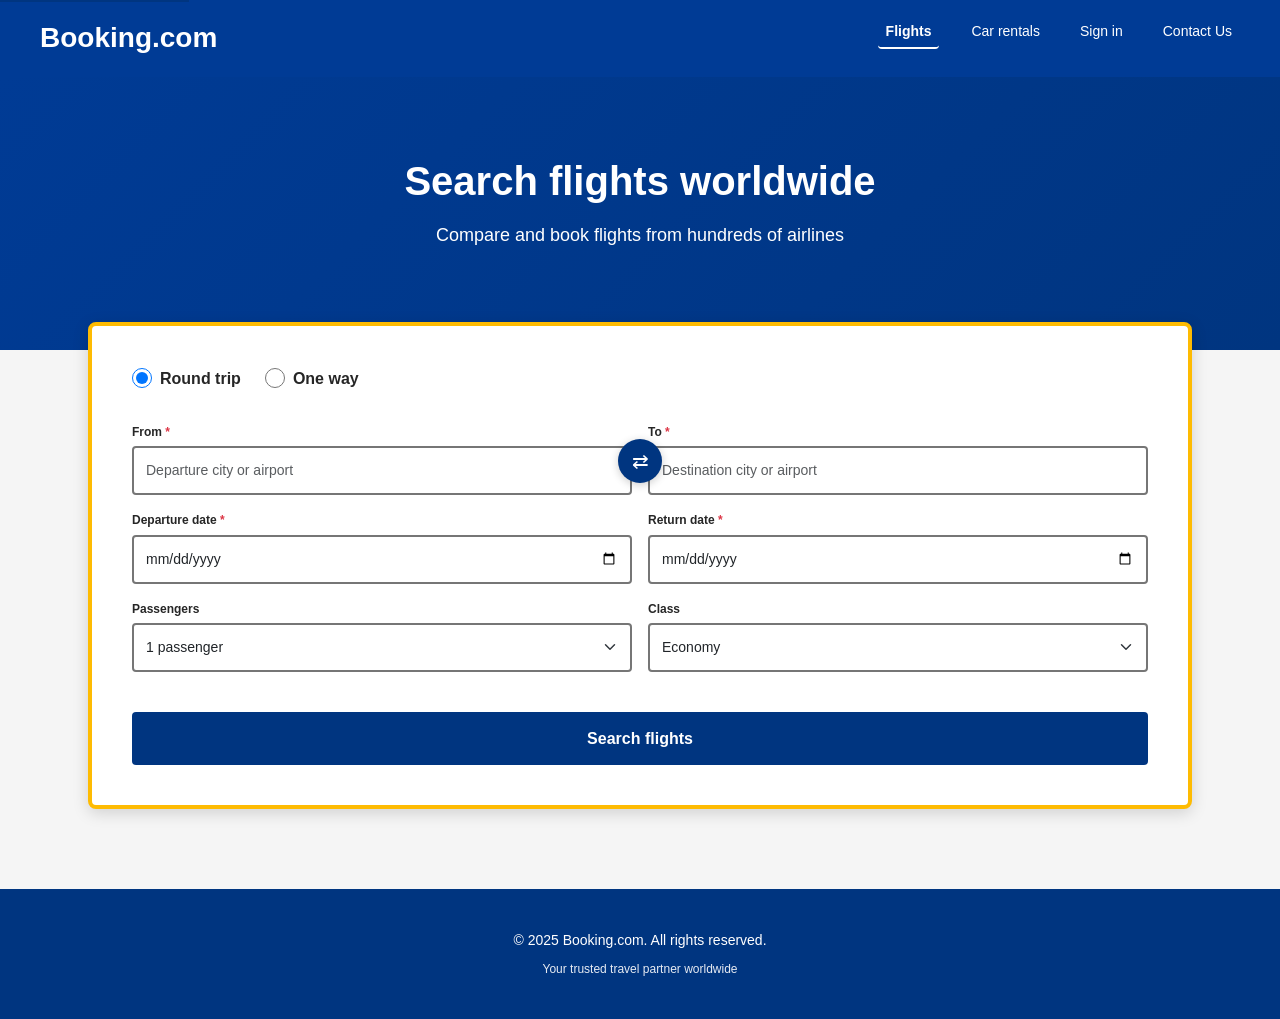
<file: flights.html>
<!DOCTYPE html>
<html lang="en">
<head>
    <meta charset="UTF-8">
    <meta name="viewport" content="width=device-width, initial-scale=1.0">
    <meta name="description" content="Search and book flights worldwide with Booking.com">
    <meta http-equiv="Content-Security-Policy" content="default-src 'self'; script-src 'self' 'unsafe-inline' https://code.jquery.com https://cdn.jsdelivr.net; style-src 'self' 'unsafe-inline' https://cdn.jsdelivr.net; img-src 'self' https: data:; font-src 'self' https://cdn.jsdelivr.net;">
    <title>Flights | Booking.com</title>
    
    <!-- Bootstrap CSS -->
    <link href="https://cdn.jsdelivr.net/npm/bootstrap@5.3.0/dist/css/bootstrap.min.css" rel="stylesheet">
    
    <!-- External CSS - Using same styles.css for consistency -->
    <link rel="stylesheet" href="styles.css">
    
    <style>
        /* Additional styles specific to flights page that complement styles.css */
        .flights-hero {
            background: linear-gradient(135deg, var(--bui-color-primary-dark) 0%, var(--bui-color-primary) 100%);
            color: white;
            padding: 80px var(--bui-spacing-4) 100px;
            text-align: center;
        }
        
        .flights-hero h1 {
            font-size: 40px;
            margin-bottom: var(--bui-spacing-3);
            font-weight: 700;
        }
        
        .flights-hero p {
            font-size: 18px;
            margin: 0;
        }
        
        .flights-container {
            max-width: 1200px;
            margin: -60px auto 80px;
            padding: 0 var(--bui-spacing-4);
        }
        
        .search-card {
            background: var(--bui-color-white);
            border-radius: 8px;
            box-shadow: 0 4px 16px rgba(0,0,0,0.15);
            padding: 40px;
            border: 4px solid var(--bui-color-complement);
        }
        
        .trip-type {
            display: flex;
            gap: var(--bui-spacing-4);
            margin-bottom: var(--bui-spacing-5);
        }
        
        .trip-type label {
            display: flex;
            align-items: center;
            gap: var(--bui-spacing-2);
            cursor: pointer;
            font-weight: 600;
            color: var(--bui-color-text);
            font-size: 16px;
        }
        
        .trip-type input[type="radio"] {
            width: 20px;
            height: 20px;
            cursor: pointer;
            border: 2px solid #767676;
        }
        
        .trip-type input[type="radio"]:focus {
            outline: 3px solid var(--bui-color-primary);
            outline-offset: 2px;
        }
        
        .search-grid {
            display: grid;
            grid-template-columns: 1fr 1fr;
            gap: var(--bui-spacing-3);
            margin-bottom: var(--bui-spacing-3);
        }
        
        .search-grid-full {
            grid-column: 1 / -1;
        }
        
        .form-label {
            font-weight: 600;
            color: var(--bui-color-text);
            margin-bottom: var(--bui-spacing-2);
            display: block;
            font-size: 14px;
        }
        
        .form-control, .form-select {
            padding: 12px;
            border: 2px solid #767676;
            border-radius: var(--bui-border-radius);
            width: 100%;
            font-size: 16px;
            font-family: inherit;
            transition: border-color 0.3s, box-shadow 0.3s;
        }
        
        .form-control:focus, .form-select:focus {
            border-color: var(--bui-color-primary);
            box-shadow: 0 0 0 3px rgba(0, 53, 128, 0.25);
            outline: none;
        }
        
        .form-control.is-invalid {
            border-color: var(--bui-color-destructive);
            border-width: 2px;
        }
        
        .form-control.is-invalid:focus {
            box-shadow: 0 0 0 3px rgba(204, 0, 0, 0.25);
        }
        
        .error-message {
            color: var(--bui-color-destructive);
            font-size: 14px;
            font-weight: 600;
            margin-top: 6px;
            display: none;
        }
        
        .airport-suggestions {
            position: absolute;
            top: 100%;
            left: 0;
            right: 0;
            background: white;
            border: 2px solid var(--bui-color-primary);
            border-top: none;
            border-radius: 0 0 4px 4px;
            max-height: 300px;
            overflow-y: auto;
            z-index: 1000;
            display: none;
            box-shadow: 0 4px 8px rgba(0,0,0,0.15);
        }
        
        .suggestion-item {
            padding: 12px;
            cursor: pointer;
            border-bottom: 1px solid #E0E0E0;
        }
        
        .suggestion-item:last-child {
            border-bottom: none;
        }
        
        .suggestion-item:hover, 
        .suggestion-item:focus {
            background: var(--bui-color-background);
        }
        
        .suggestion-item:focus {
            outline: 3px solid var(--bui-color-primary);
            outline-offset: -3px;
        }
        
        .suggestion-item strong {
            color: var(--bui-color-primary);
            font-weight: 600;
        }
        
        .suggestion-item small {
            color: var(--bui-color-text-light);
            display: block;
            margin-top: 2px;
            font-size: 13px;
        }
        
        .swap-container {
            position: relative;
            display: flex;
            gap: var(--bui-spacing-3);
            align-items: end;
        }
        
        .swap-button {
            position: absolute;
            left: 50%;
            bottom: 12px;
            transform: translateX(-50%);
            background: var(--bui-color-primary);
            color: white;
            border: none;
            border-radius: 50%;
            width: 44px;
            height: 44px;
            display: flex;
            align-items: center;
            justify-content: center;
            cursor: pointer;
            z-index: 10;
            box-shadow: 0 2px 8px rgba(0,0,0,0.2);
            transition: all 0.3s;
            font-size: 20px;
        }
        
        .swap-button:hover {
            background: var(--bui-color-primary-dark);
            transform: translateX(-50%) rotate(180deg);
        }
        
        .swap-button:focus {
            outline: 3px solid var(--bui-color-complement);
            outline-offset: 2px;
            transform: translateX(-50%);
        }
        
        .btn-search-flights {
            background-color: var(--bui-color-primary);
            color: white;
            border: none;
            padding: 14px 32px;
            border-radius: var(--bui-border-radius);
            font-size: 16px;
            font-weight: 600;
            width: 100%;
            margin-top: var(--bui-spacing-4);
            transition: background-color 0.3s;
            cursor: pointer;
            min-height: 48px;
        }
        
        .btn-search-flights:hover:not(:disabled) {
            background-color: var(--bui-color-primary-dark);
        }
        
        .btn-search-flights:focus {
            outline: 3px solid var(--bui-color-complement);
            outline-offset: 2px;
        }
        
        .btn-search-flights:disabled {
            background-color: #999999;
            cursor: not-allowed;
            opacity: 0.6;
        }
        
        .text-danger {
            color: var(--bui-color-destructive);
        }
        
        /* Flight Results Section */
        .flight-results {
            margin-top: 40px;
            display: none;
        }
        
        .flight-results.show {
            display: block;
        }
        
        .results-header {
            display: flex;
            justify-content: space-between;
            align-items: center;
            margin-bottom: var(--bui-spacing-4);
            padding-bottom: var(--bui-spacing-3);
            border-bottom: 2px solid #CCCCCC;
        }
        
        .results-header h2 {
            color: var(--bui-color-primary);
            font-size: 24px;
            margin: 0;
            font-weight: 700;
        }
        
        .sort-by {
            display: flex;
            align-items: center;
            gap: 12px;
        }
        
        .sort-by label {
            font-weight: 600;
            color: var(--bui-color-text);
            font-size: 14px;
        }
        
        .flight-card {
            background: var(--bui-color-white);
            border: 2px solid #CCCCCC;
            border-radius: 8px;
            padding: var(--bui-spacing-4);
            margin-bottom: var(--bui-spacing-3);
            transition: all 0.3s;
        }
        
        .flight-card:hover {
            box-shadow: 0 4px 16px rgba(0,0,0,0.15);
            border-color: var(--bui-color-primary);
        }
        
        .flight-card:focus-within {
            outline: 3px solid var(--bui-color-primary);
            outline-offset: 2px;
        }
        
        .flight-header {
            display: flex;
            justify-content: space-between;
            align-items: center;
            margin-bottom: var(--bui-spacing-3);
        }
        
        .airline-info {
            display: flex;
            align-items: center;
            gap: 12px;
        }
        
        .airline-logo {
            width: 48px;
            height: 48px;
            background: var(--bui-color-background);
            border-radius: var(--bui-border-radius);
            display: flex;
            align-items: center;
            justify-content: center;
            font-size: 24px;
            border: 1px solid #CCCCCC;
        }
        
        .airline-name {
            font-weight: 600;
            color: var(--bui-color-text);
            font-size: 16px;
        }
        
        .flight-class {
            color: var(--bui-color-text-light);
            font-size: 14px;
            margin-top: 2px;
        }
        
        .price-tag {
            text-align: right;
        }
        
        .price-amount {
            font-size: 32px;
            font-weight: 700;
            color: var(--bui-color-primary);
        }
        
        .price-label {
            font-size: 13px;
            color: var(--bui-color-text-light);
        }
        
        .flight-details {
            display: grid;
            grid-template-columns: 1fr auto 1fr;
            gap: var(--bui-spacing-3);
            align-items: center;
            margin-bottom: var(--bui-spacing-3);
        }
        
        .flight-time {
            text-align: center;
        }
        
        .time {
            font-size: 24px;
            font-weight: 600;
            color: var(--bui-color-text);
        }
        
        .airport-code {
            color: var(--bui-color-text-light);
            font-size: 14px;
            margin-top: 4px;
        }
        
        .flight-duration {
            text-align: center;
            position: relative;
            padding: 0 var(--bui-spacing-3);
        }
        
        .duration-line {
            height: 2px;
            background: #767676;
            position: relative;
            margin: 12px 0;
        }
        
        .duration-line::before {
            content: '✈';
            position: absolute;
            left: 50%;
            top: 50%;
            transform: translate(-50%, -50%);
            background: white;
            padding: 0 8px;
            color: var(--bui-color-primary);
            font-size: 16px;
        }
        
        .duration-text {
            font-size: 14px;
            color: var(--bui-color-text);
            font-weight: 600;
        }
        
        .stops-info {
            font-size: 13px;
            color: var(--bui-color-text-light);
            margin-top: 4px;
        }
        
        .flight-features {
            display: flex;
            gap: var(--bui-spacing-2);
            flex-wrap: wrap;
            padding-top: var(--bui-spacing-3);
            border-top: 1px solid #CCCCCC;
        }
        
        .feature-tag {
            display: flex;
            align-items: center;
            gap: 6px;
            padding: 6px 12px;
            background: var(--bui-color-background);
            border-radius: var(--bui-border-radius);
            font-size: 13px;
            color: var(--bui-color-text);
            border: 1px solid #CCCCCC;
        }
        
        .btn-book-flight {
            background-color: var(--bui-color-primary);
            color: white;
            border: none;
            padding: 12px 32px;
            border-radius: var(--bui-border-radius);
            font-size: 16px;
            font-weight: 600;
            cursor: pointer;
            transition: background-color 0.3s;
            width: 100%;
            margin-top: var(--bui-spacing-3);
            min-height: 48px;
        }
        
        .btn-book-flight:hover {
            background-color: var(--bui-color-primary-dark);
        }
        
        .btn-book-flight:focus {
            outline: 3px solid var(--bui-color-complement);
            outline-offset: 2px;
        }
        
        footer {
            background: var(--bui-color-primary);
            color: white;
            padding: 40px var(--bui-spacing-4);
            text-align: center;
            margin-top: 60px;
        }
        
        footer p {
            margin: 0;
        }
        
        footer p:first-child {
            font-size: 14px;
            margin-bottom: 8px;
        }
        
        footer p:last-child {
            font-size: 12px;
            opacity: 0.9;
        }
        
        /* Responsive Design */
        @media (max-width: 768px) {
            .flights-hero h1 {
                font-size: 32px;
            }
            
            .search-card {
                padding: var(--bui-spacing-4);
            }
            
            .search-grid {
                grid-template-columns: 1fr;
            }
            
            .swap-container {
                flex-direction: column;
                gap: 40px;
            }
            
            .swap-button {
                top: 50%;
                left: auto;
                right: 12px;
                transform: translateY(-50%) rotate(90deg);
            }
            
            .swap-button:hover {
                transform: translateY(-50%) rotate(270deg);
            }
            
            .swap-button:focus {
                transform: translateY(-50%) rotate(90deg);
            }
            
            .flight-details {
                grid-template-columns: 1fr;
                gap: var(--bui-spacing-3);
            }
            
            .flight-header {
                flex-direction: column;
                gap: var(--bui-spacing-3);
                text-align: center;
            }
            
            .price-tag {
                text-align: center;
            }
            
            .results-header {
                flex-direction: column;
                gap: var(--bui-spacing-2);
                align-items: flex-start;
            }
        }
    </style>
</head>
<body>
    <!-- Skip Link for Accessibility (WCAG 2.4.1) -->
    <a href="#main-content" class="skip-link">Skip to main content</a>
    
    <!-- ARIA Live Region for Screen Reader Announcements -->
    <div class="live-region" role="status" aria-live="polite" aria-atomic="true" id="live-region"></div>
    
    <!-- Header - Uses styles from styles.css -->
    <header>
        <div class="header-container">
            <a href="index.html" class="logo" aria-label="Booking.com homepage">Booking.com</a>
            <nav aria-label="Main navigation">
                <ul class="header-nav">
                    <li><a href="flights.html" aria-current="page" style="font-weight: 600; border-bottom: 2px solid white;">Flights</a></li>
                    <li><a href="car-rentals.html">Car rentals</a></li>
                    <li><a href="sign-in.html">Sign in</a></li>
                    <li><a href="contact.html">Contact Us</a></li>
                </ul>
            </nav>
        </div>
    </header>
    
    <!-- Hero Section -->
    <section class="flights-hero" role="banner">
        <div class="container">
            <h1>Search flights worldwide</h1>
            <p>Compare and book flights from hundreds of airlines</p>
        </div>
    </section>
    
    <!-- Flight Search Form -->
    <main id="main-content">
        <div class="flights-container">
            <div class="search-card">
                <!-- Trip Type Selection -->
                <fieldset class="trip-type" role="radiogroup" aria-label="Trip type selection">
                    <legend class="sr-only">Select trip type</legend>
                    <label>
                        <input type="radio" name="tripType" value="round" checked aria-checked="true">
                        Round trip
                    </label>
                    <label>
                        <input type="radio" name="tripType" value="oneway" aria-checked="false">
                        One way
                    </label>
                </fieldset>
                
                <form id="flightsSearchForm" novalidate>
                    <div class="search-grid">
                        <!-- From/To with Swap Button -->
                        <div class="swap-container search-grid-full">
                            <div class="form-group" style="flex: 1;">
                                <label for="from" class="form-label">
                                    From <span class="text-danger" aria-label="required">*</span>
                                </label>
                                <input 
                                    type="text" 
                                    class="form-control" 
                                    id="from" 
                                    name="from"
                                    placeholder="Departure city or airport"
                                    required
                                    aria-required="true"
                                    aria-describedby="from-error"
                                    autocomplete="off"
                                    role="combobox"
                                    aria-autocomplete="list"
                                    aria-controls="fromSuggestions"
                                    aria-expanded="false"
                                >
                                <div class="airport-suggestions" id="fromSuggestions" role="listbox" aria-label="Airport suggestions"></div>
                                <div class="error-message" id="from-error" role="alert"></div>
                            </div>
                            
                            <button 
                                type="button" 
                                class="swap-button" 
                                id="swapButton"
                                aria-label="Swap departure and destination airports"
                                title="Swap airports"
                            >
                                ⇄
                            </button>
                            
                            <div class="form-group" style="flex: 1;">
                                <label for="to" class="form-label">
                                    To <span class="text-danger" aria-label="required">*</span>
                                </label>
                                <input 
                                    type="text" 
                                    class="form-control" 
                                    id="to" 
                                    name="to"
                                    placeholder="Destination city or airport"
                                    required
                                    aria-required="true"
                                    aria-describedby="to-error"
                                    autocomplete="off"
                                    role="combobox"
                                    aria-autocomplete="list"
                                    aria-controls="toSuggestions"
                                    aria-expanded="false"
                                >
                                <div class="airport-suggestions" id="toSuggestions" role="listbox" aria-label="Airport suggestions"></div>
                                <div class="error-message" id="to-error" role="alert"></div>
                            </div>
                        </div>
                        
                        <!-- Departure Date -->
                        <div class="form-group">
                            <label for="departDate" class="form-label">
                                Departure date <span class="text-danger" aria-label="required">*</span>
                            </label>
                            <input 
                                type="date" 
                                class="form-control" 
                                id="departDate" 
                                name="departDate"
                                required
                                aria-required="true"
                                aria-describedby="departDate-error"
                            >
                            <div class="error-message" id="departDate-error" role="alert"></div>
                        </div>
                        
                        <!-- Return Date -->
                        <div class="form-group" id="returnDateContainer">
                            <label for="returnDate" class="form-label">
                                Return date <span class="text-danger" aria-label="required">*</span>
                            </label>
                            <input 
                                type="date" 
                                class="form-control" 
                                id="returnDate" 
                                name="returnDate"
                                required
                                aria-required="true"
                                aria-describedby="returnDate-error"
                            >
                            <div class="error-message" id="returnDate-error" role="alert"></div>
                        </div>
                        
                        <!-- Passengers -->
                        <div class="form-group">
                            <label for="passengers" class="form-label">Passengers</label>
                            <select class="form-select" id="passengers" name="passengers" aria-label="Number of passengers">
                                <option value="1" selected>1 passenger</option>
                                <option value="2">2 passengers</option>
                                <option value="3">3 passengers</option>
                                <option value="4">4 passengers</option>
                                <option value="5">5 passengers</option>
                                <option value="6">6+ passengers</option>
                            </select>
                        </div>
                        
                        <!-- Class -->
                        <div class="form-group">
                            <label for="class" class="form-label">Class</label>
                            <select class="form-select" id="class" name="class" aria-label="Travel class">
                                <option value="economy" selected>Economy</option>
                                <option value="premium">Premium Economy</option>
                                <option value="business">Business</option>
                                <option value="first">First Class</option>
                            </select>
                        </div>
                    </div>
                    
                    <button type="submit" class="btn-search-flights" id="searchBtn">
                        Search flights
                    </button>
                </form>
            </div>
            
            <!-- Flight Results Section -->
            <div class="flight-results" id="flightResults" role="region" aria-label="Flight search results">
                <div class="results-header">
                    <h2 id="resultsTitle">Available Flights</h2>
                    <div class="sort-by">
                        <label for="sortFlights">Sort by:</label>
                        <select id="sortFlights" class="form-select" aria-label="Sort flights by">
                            <option value="recommended">Recommended</option>
                            <option value="price-low">Price (Low to High)</option>
                            <option value="price-high">Price (High to Low)</option>
                            <option value="duration">Duration</option>
                        </select>
                    </div>
                </div>
                
                <div id="flightCardsContainer">
                    <!-- Flight cards will be inserted here by JavaScript -->
                </div>
            </div>
        </div>
    </main>
    
    <!-- Footer -->
    <footer>
        <div class="container">
            <p>© 2025 Booking.com. All rights reserved.</p>
            <p>Your trusted travel partner worldwide</p>
        </div>
    </footer>
    
    <!-- jQuery -->
    <script src="https://code.jquery.com/jquery-3.6.0.min.js"></script>
    
    <!-- Bootstrap JS -->
    <script src="https://cdn.jsdelivr.net/npm/bootstrap@5.3.0/dist/js/bootstrap.bundle.min.js"></script>
    
    <!-- External JavaScript -->
    <script src="flights.js"></script>
</body>
</html>
</file>
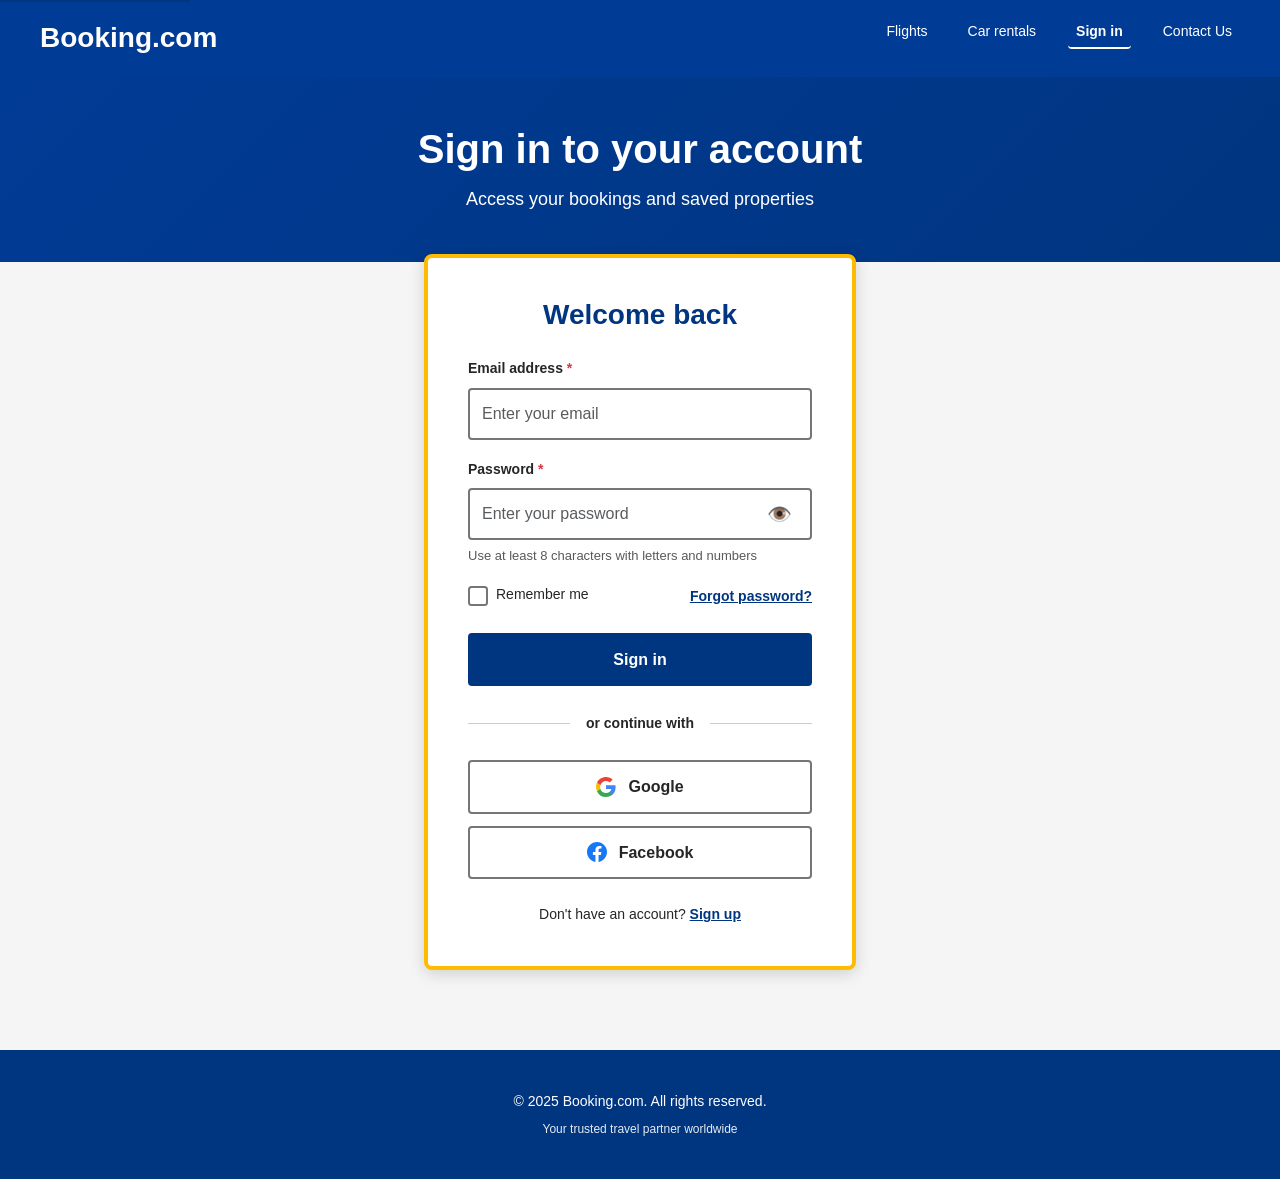
<file: sign-in.html>
<!DOCTYPE html>
<html lang="en">
<head>
    <meta charset="UTF-8">
    <meta name="viewport" content="width=device-width, initial-scale=1.0">
    <meta name="description" content="Sign in to your Booking.com account to manage your bookings">
    <meta http-equiv="Content-Security-Policy" content="default-src 'self'; script-src 'self' 'unsafe-inline' https://code.jquery.com https://cdn.jsdelivr.net; style-src 'self' 'unsafe-inline' https://cdn.jsdelivr.net; img-src 'self' https: data:; font-src 'self' https://cdn.jsdelivr.net;">
    <title>Sign In | Booking.com</title>
    
    <!-- Bootstrap CSS -->
    <link href="https://cdn.jsdelivr.net/npm/bootstrap@5.3.0/dist/css/bootstrap.min.css" rel="stylesheet">
    
    <!-- External CSS - Using same styles.css for consistency -->
    <link rel="stylesheet" href="styles.css">
    
    <style>
        /* Additional styles specific to sign-in page that complement styles.css */
        .signin-hero {
            background: linear-gradient(135deg, var(--bui-color-primary-dark) 0%, var(--bui-color-primary) 100%);
            color: white;
            padding: 48px var(--bui-spacing-4);
            text-align: center;
        }
        
        .signin-hero h1 {
            font-size: 40px;
            margin-bottom: 12px;
            font-weight: 700;
        }
        
        .signin-hero p {
            font-size: 18px;
            margin: 0;
        }
        
        .signin-container {
            max-width: 480px;
            margin: -40px auto 80px;
            padding: 0 var(--bui-spacing-4);
        }
        
        .signin-card {
            background: var(--bui-color-white);
            border-radius: 8px;
            box-shadow: 0 4px 16px rgba(0,0,0,0.15);
            padding: 40px;
            border: 4px solid var(--bui-color-complement);
        }
        
        .signin-card h2 {
            color: var(--bui-color-primary);
            margin-bottom: var(--bui-spacing-4);
            text-align: center;
            font-size: 28px;
            font-weight: 700;
        }
        
        .form-label {
            font-weight: 600;
            color: var(--bui-color-text);
            margin-bottom: var(--bui-spacing-2);
            font-size: 14px;
        }
        
        .form-control {
            padding: 12px;
            border: 2px solid #767676;
            border-radius: var(--bui-border-radius);
            font-size: 16px;
            font-family: inherit;
            transition: border-color 0.3s, box-shadow 0.3s;
        }
        
        .form-control:focus {
            border-color: var(--bui-color-primary);
            box-shadow: 0 0 0 3px rgba(0, 53, 128, 0.25);
            outline: none;
        }
        
        .form-control.is-invalid {
            border-color: var(--bui-color-destructive);
            border-width: 2px;
        }
        
        .form-control.is-invalid:focus {
            box-shadow: 0 0 0 3px rgba(204, 0, 0, 0.25);
        }
        
        .error-message {
            color: var(--bui-color-destructive);
            font-size: 14px;
            font-weight: 600;
            margin-top: 6px;
            display: none;
        }
        
        .password-toggle {
            position: relative;
        }
        
        .password-toggle-btn {
            position: absolute;
            right: 12px;
            top: 50%;
            transform: translateY(-50%);
            background: none;
            border: 2px solid transparent;
            cursor: pointer;
            padding: 6px;
            color: var(--bui-color-text);
            font-size: 20px;
            border-radius: 4px;
            transition: all 0.3s;
        }
        
        .password-toggle-btn:hover {
            color: var(--bui-color-primary);
            background-color: rgba(0, 53, 128, 0.1);
        }
        
        .password-toggle-btn:focus {
            outline: 3px solid var(--bui-color-primary);
            outline-offset: 2px;
            border-color: var(--bui-color-primary);
        }
        
        .btn-signin {
            background-color: var(--bui-color-primary);
            color: white;
            border: none;
            padding: 14px;
            border-radius: var(--bui-border-radius);
            font-size: 16px;
            font-weight: 600;
            width: 100%;
            margin-top: var(--bui-spacing-4);
            transition: background-color 0.3s;
            cursor: pointer;
            min-height: 48px;
        }
        
        .btn-signin:hover:not(:disabled) {
            background-color: var(--bui-color-primary-dark);
        }
        
        .btn-signin:focus {
            outline: 3px solid var(--bui-color-complement);
            outline-offset: 2px;
        }
        
        .btn-signin:disabled {
            background-color: #999999;
            cursor: not-allowed;
            opacity: 0.6;
        }
        
        .divider {
            text-align: center;
            margin: var(--bui-spacing-4) 0;
            position: relative;
        }
        
        .divider::before {
            content: '';
            position: absolute;
            left: 0;
            top: 50%;
            width: 100%;
            height: 1px;
            background: #CCCCCC;
        }
        
        .divider span {
            background: var(--bui-color-white);
            padding: 0 var(--bui-spacing-3);
            position: relative;
            color: var(--bui-color-text);
            font-size: 14px;
            font-weight: 600;
        }
        
        .social-signin {
            display: flex;
            flex-direction: column;
            gap: 12px;
        }
        
        .btn-social {
            display: flex;
            align-items: center;
            justify-content: center;
            gap: 12px;
            padding: 12px;
            border: 2px solid #767676;
            border-radius: var(--bui-border-radius);
            background: var(--bui-color-white);
            color: var(--bui-color-text);
            font-weight: 600;
            font-size: 16px;
            transition: all 0.3s;
            cursor: pointer;
            min-height: 48px;
        }
        
        .btn-social:hover {
            border-color: var(--bui-color-primary);
            background: var(--bui-color-background);
        }
        
        .btn-social:focus {
            outline: 3px solid var(--bui-color-primary);
            outline-offset: 2px;
            border-color: var(--bui-color-primary);
        }
        
        .signup-link {
            text-align: center;
            margin-top: var(--bui-spacing-4);
            color: var(--bui-color-text);
            font-size: 14px;
        }
        
        .signup-link a {
            color: var(--bui-color-primary);
            font-weight: 600;
            text-decoration: underline;
        }
        
        .signup-link a:hover {
            color: var(--bui-color-primary-dark);
        }
        
        .signup-link a:focus {
            outline: 3px solid var(--bui-color-primary);
            outline-offset: 2px;
            border-radius: 2px;
        }
        
        .password-hint {
            font-size: 13px;
            color: #595959;
            margin-top: 6px;
        }
        
        .remember-forgot {
            display: flex;
            justify-content: space-between;
            align-items: center;
            margin-top: var(--bui-spacing-3);
            font-size: 14px;
        }
        
        .form-check-input {
            width: 20px;
            height: 20px;
            margin-right: 8px;
            cursor: pointer;
            border: 2px solid #767676;
        }
        
        .form-check-input:focus {
            border-color: var(--bui-color-primary);
            box-shadow: 0 0 0 3px rgba(0, 53, 128, 0.25);
        }
        
        .form-check-input:checked {
            background-color: var(--bui-color-primary);
            border-color: var(--bui-color-primary);
        }
        
        .form-check-label {
            cursor: pointer;
            color: var(--bui-color-text);
            font-weight: 500;
        }
        
        .forgot-link {
            color: var(--bui-color-primary);
            text-decoration: underline;
            font-weight: 600;
        }
        
        .forgot-link:hover {
            color: var(--bui-color-primary-dark);
        }
        
        .forgot-link:focus {
            outline: 3px solid var(--bui-color-primary);
            outline-offset: 2px;
            border-radius: 2px;
        }
        
        .text-danger {
            color: var(--bui-color-destructive);
        }
        
        footer {
            background: var(--bui-color-primary);
            color: white;
            padding: 40px var(--bui-spacing-4);
            text-align: center;
            margin-top: 60px;
        }
        
        footer p {
            margin: 0;
        }
        
        footer p:first-child {
            font-size: 14px;
            margin-bottom: 8px;
        }
        
        footer p:last-child {
            font-size: 12px;
            opacity: 0.9;
        }
        
        /* Loading spinner */
        .spinner-border-sm {
            width: 1rem;
            height: 1rem;
            border-width: 0.2em;
            vertical-align: middle;
        }
        
        /* Focus visible enhancement */
        .focus-visible {
            outline: 3px solid var(--bui-color-primary);
            outline-offset: 2px;
        }
        
        /* Responsive adjustments */
        @media (max-width: 768px) {
            .signin-hero h1 {
                font-size: 32px;
            }
            
            .signin-card {
                padding: var(--bui-spacing-4);
            }
            
            .remember-forgot {
                flex-direction: column;
                align-items: flex-start;
                gap: var(--bui-spacing-2);
            }
        }
    </style>
</head>
<body>
    <!-- Skip Link for Accessibility (WCAG 2.4.1) -->
    <a href="#main-content" class="skip-link">Skip to main content</a>
    
    <!-- ARIA Live Region for Screen Reader Announcements -->
    <div class="live-region" role="status" aria-live="polite" aria-atomic="true" id="live-region"></div>
    
    <!-- Header - Uses styles from styles.css -->
    <header>
        <div class="header-container">
            <a href="index.html" class="logo" aria-label="Booking.com homepage">Booking.com</a>
            <nav aria-label="Main navigation">
                <ul class="header-nav">
                    <li><a href="flights.html">Flights</a></li>
                    <li><a href="car-rentals.html">Car rentals</a></li>
                    <li><a href="sign-in.html" aria-current="page" style="font-weight: 600; border-bottom: 2px solid white;">Sign in</a></li>
                    <li><a href="contact.html">Contact Us</a></li>
                </ul>
            </nav>
        </div>
    </header>
    
    <!-- Hero Section -->
    <section class="signin-hero" role="banner">
        <div class="container">
            <h1>Sign in to your account</h1>
            <p>Access your bookings and saved properties</p>
        </div>
    </section>
    
    <!-- Sign In Form -->
    <main id="main-content">
        <div class="signin-container">
            <div class="signin-card">
                <h2>Welcome back</h2>
                
                <form id="signinForm" novalidate>
                    <!-- Email -->
                    <div class="mb-3 mt-4">
                        <label for="email" class="form-label">
                            Email address <span class="text-danger" aria-label="required">*</span>
                        </label>
                        <input 
                            type="email" 
                            class="form-control" 
                            id="email" 
                            name="email"
                            placeholder="Enter your email"
                            required
                            aria-required="true"
                            aria-describedby="email-error"
                            autocomplete="email"
                            maxlength="100"
                        >
                        <div class="error-message" id="email-error" role="alert"></div>
                    </div>
                    
                    <!-- Password -->
                    <div class="mb-3">
                        <label for="password" class="form-label">
                            Password <span class="text-danger" aria-label="required">*</span>
                        </label>
                        <div class="password-toggle">
                            <input 
                                type="password" 
                                class="form-control" 
                                id="password" 
                                name="password"
                                placeholder="Enter your password"
                                required
                                aria-required="true"
                                aria-describedby="password-error password-hint"
                                autocomplete="current-password"
                                maxlength="128"
                            >
                            <button 
                                type="button" 
                                class="password-toggle-btn" 
                                id="togglePassword"
                                aria-label="Show password"
                            >
                                👁️
                            </button>
                        </div>
                        <div class="error-message" id="password-error" role="alert"></div>
                        <div class="password-hint" id="password-hint">Use at least 8 characters with letters and numbers</div>
                    </div>
                    
                    <!-- Remember Me & Forgot Password -->
                    <div class="remember-forgot">
                        <div class="form-check">
                            <input class="form-check-input" type="checkbox" id="rememberMe" name="rememberMe">
                            <label class="form-check-label" for="rememberMe">
                                Remember me
                            </label>
                        </div>
                        <a href="#" class="forgot-link">Forgot password?</a>
                    </div>
                    
                    <!-- Sign In Button -->
                    <button type="submit" class="btn-signin" id="submitBtn">
                        Sign in
                    </button>
                </form>
                
                <!-- Divider -->
                <div class="divider">
                    <span>or continue with</span>
                </div>
                
                <!-- Social Sign In -->
                <div class="social-signin">
                    <button type="button" class="btn-social" aria-label="Sign in with Google">
                        <svg width="20" height="20" viewBox="0 0 20 20" fill="none" aria-hidden="true">
                            <path d="M19.6 10.227c0-.709-.064-1.39-.182-2.045H10v3.868h5.382a4.6 4.6 0 01-1.996 3.018v2.51h3.232c1.891-1.742 2.982-4.305 2.982-7.35z" fill="#4285F4"/>
                            <path d="M10 20c2.7 0 4.964-.895 6.618-2.423l-3.232-2.509c-.895.6-2.04.955-3.386.955-2.605 0-4.81-1.76-5.595-4.123H1.064v2.59A9.996 9.996 0 0010 20z" fill="#34A853"/>
                            <path d="M4.405 11.9c-.2-.6-.314-1.24-.314-1.9 0-.66.114-1.3.314-1.9V5.51H1.064A9.996 9.996 0 000 10c0 1.614.386 3.14 1.064 4.49l3.34-2.59z" fill="#FBBC05"/>
                            <path d="M10 3.977c1.468 0 2.786.505 3.823 1.496l2.868-2.868C14.959.99 12.695 0 10 0 6.09 0 2.71 2.24 1.064 5.51l3.34 2.59C5.19 5.736 7.395 3.977 10 3.977z" fill="#EA4335"/>
                        </svg>
                        <span>Google</span>
                    </button>
                    
                    <button type="button" class="btn-social" aria-label="Sign in with Facebook">
                        <svg width="20" height="20" viewBox="0 0 20 20" fill="#1877F2" aria-hidden="true">
                            <path d="M20 10c0-5.523-4.477-10-10-10S0 4.477 0 10c0 4.991 3.657 9.128 8.438 9.878v-6.987h-2.54V10h2.54V7.797c0-2.506 1.492-3.89 3.777-3.89 1.094 0 2.238.195 2.238.195v2.46h-1.26c-1.243 0-1.63.771-1.63 1.562V10h2.773l-.443 2.89h-2.33v6.988C16.343 19.128 20 14.991 20 10z"/>
                        </svg>
                        <span>Facebook</span>
                    </button>
                </div>
                
                <!-- Sign Up Link -->
                <div class="signup-link">
                    Don't have an account? <a href="signup.html">Sign up</a>
                </div>
            </div>
        </div>
    </main>
    
    <!-- Footer -->
    <footer>
        <div class="container">
            <p>© 2025 Booking.com. All rights reserved.</p>
            <p>Your trusted travel partner worldwide</p>
        </div>
    </footer>
    
    <!-- jQuery -->
    <script src="https://code.jquery.com/jquery-3.6.0.min.js"></script>
    
    <!-- Bootstrap JS -->
    <script src="https://cdn.jsdelivr.net/npm/bootstrap@5.3.0/dist/js/bootstrap.bundle.min.js"></script>
    
    <!-- Sign In Script -->
    <script src="sign-in.js"></script>
</body>
</html>
</file>
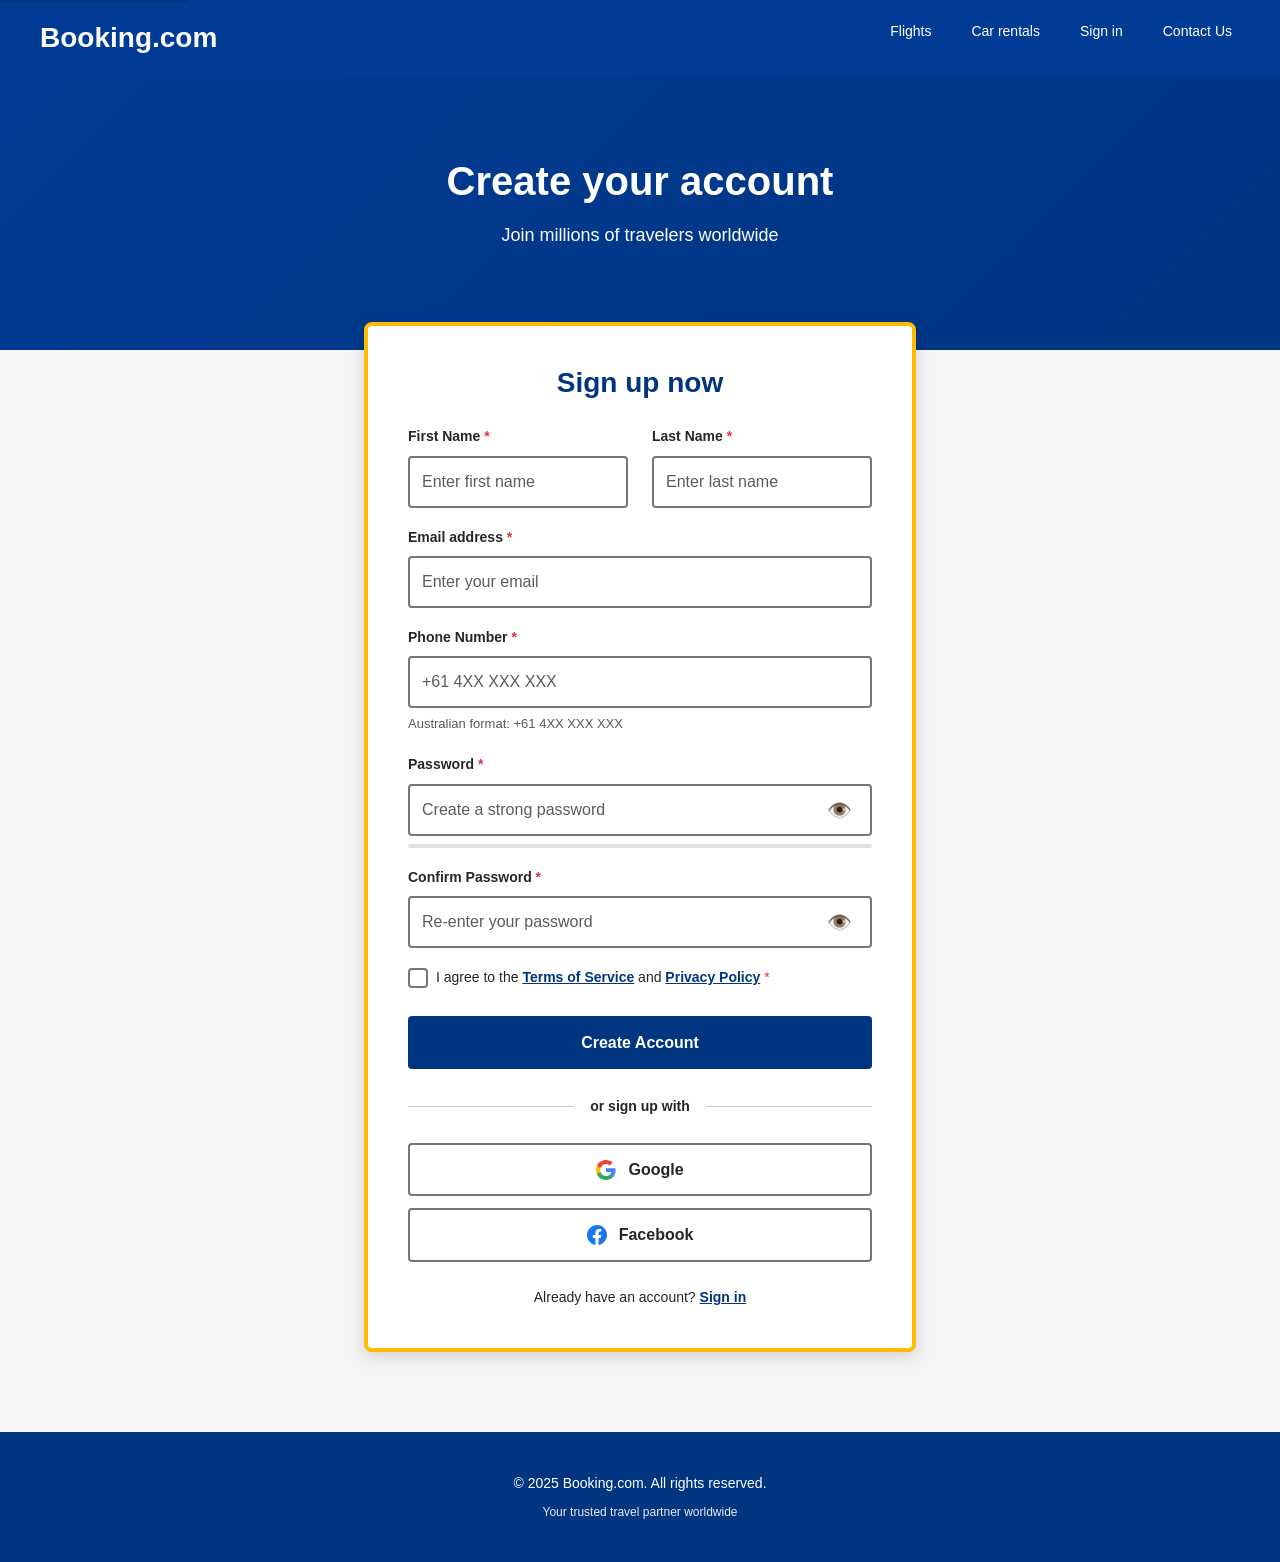
<file: signup.html>
<!DOCTYPE html>
<html lang="en">
<head>
    <meta charset="UTF-8">
    <meta name="viewport" content="width=device-width, initial-scale=1.0">
    <meta name="description" content="Create your Booking.com account to start booking accommodations">
    <meta http-equiv="Content-Security-Policy" content="default-src 'self'; script-src 'self' 'unsafe-inline' https://code.jquery.com https://cdn.jsdelivr.net; style-src 'self' 'unsafe-inline' https://cdn.jsdelivr.net; img-src 'self' https: data:; font-src 'self' https://cdn.jsdelivr.net;">
    <title>Sign Up | Booking.com</title>
    
    <!-- Bootstrap CSS -->
    <link href="https://cdn.jsdelivr.net/npm/bootstrap@5.3.0/dist/css/bootstrap.min.css" rel="stylesheet">
    
    <!-- External CSS - Using same styles.css for consistency -->
    <link rel="stylesheet" href="styles.css">
    
    <style>
        /* Additional styles specific to sign-up page that complement styles.css */
        .signup-hero {
            background: linear-gradient(135deg, var(--bui-color-primary-dark) 0%, var(--bui-color-primary) 100%);
            color: white;
            padding: 80px var(--bui-spacing-4) 100px;
            text-align: center;
        }
        
        .signup-hero h1 {
            font-size: 40px;
            margin-bottom: var(--bui-spacing-3);
            font-weight: 700;
        }
        
        .signup-hero p {
            font-size: 18px;
            margin: 0;
        }
        
        .signup-container {
            max-width: 600px;
            margin: -60px auto 80px;
            padding: 0 var(--bui-spacing-4);
        }
        
        .signup-card {
            background: var(--bui-color-white);
            border-radius: 8px;
            box-shadow: 0 4px 16px rgba(0,0,0,0.15);
            padding: 40px;
            border: 4px solid var(--bui-color-complement);
        }
        
        .signup-card h2 {
            color: var(--bui-color-primary);
            margin-bottom: var(--bui-spacing-4);
            text-align: center;
            font-size: 28px;
            font-weight: 700;
        }
        
        .form-label {
            font-weight: 600;
            color: var(--bui-color-text);
            margin-bottom: var(--bui-spacing-2);
            font-size: 14px;
        }
        
        .form-control {
            padding: 12px;
            border: 2px solid #767676;
            border-radius: var(--bui-border-radius);
            font-size: 16px;
            font-family: inherit;
            transition: border-color 0.3s, box-shadow 0.3s;
        }
        
        .form-control:focus {
            border-color: var(--bui-color-primary);
            box-shadow: 0 0 0 3px rgba(0, 53, 128, 0.25);
            outline: none;
        }
        
        .form-control.is-invalid {
            border-color: var(--bui-color-destructive);
            border-width: 2px;
        }
        
        .form-control.is-invalid:focus {
            box-shadow: 0 0 0 3px rgba(204, 0, 0, 0.25);
        }
        
        .form-control.is-valid {
            border-color: var(--bui-color-success);
            border-width: 2px;
        }
        
        .form-control.is-valid:focus {
            box-shadow: 0 0 0 3px rgba(0, 130, 52, 0.25);
        }
        
        .error-message {
            color: var(--bui-color-destructive);
            font-size: 14px;
            font-weight: 600;
            margin-top: 6px;
            display: none;
        }
        
        .success-message {
            color: var(--bui-color-success);
            font-size: 14px;
            font-weight: 600;
            margin-top: 6px;
            display: none;
        }
        
        .password-toggle {
            position: relative;
        }
        
        .password-toggle-btn {
            position: absolute;
            right: 12px;
            top: 50%;
            transform: translateY(-50%);
            background: none;
            border: 2px solid transparent;
            cursor: pointer;
            padding: 6px;
            color: var(--bui-color-text);
            font-size: 20px;
            border-radius: 4px;
            transition: all 0.3s;
        }
        
        .password-toggle-btn:hover {
            color: var(--bui-color-primary);
            background-color: rgba(0, 53, 128, 0.1);
        }
        
        .password-toggle-btn:focus {
            outline: 3px solid var(--bui-color-primary);
            outline-offset: 2px;
            border-color: var(--bui-color-primary);
        }
        
        .password-strength {
            height: 4px;
            background: #E0E0E0;
            border-radius: 2px;
            margin-top: 8px;
            overflow: hidden;
        }
        
        .password-strength-bar {
            height: 100%;
            width: 0;
            transition: width 0.3s, background-color 0.3s;
        }
        
        .password-strength-bar.weak {
            width: 33%;
            background-color: var(--bui-color-destructive);
        }
        
        .password-strength-bar.medium {
            width: 66%;
            background-color: #FFA500;
        }
        
        .password-strength-bar.strong {
            width: 100%;
            background-color: var(--bui-color-success);
        }
        
        .password-hint {
            font-size: 13px;
            color: #595959;
            margin-top: 6px;
        }
        
        .password-requirements {
            font-size: 13px;
            margin-top: 12px;
            padding: 12px;
            background: var(--bui-color-background);
            border-radius: var(--bui-border-radius);
            border: 1px solid #E0E0E0;
            display: none;
        }
        
        .password-requirements.show {
            display: block;
        }
        
        .requirement {
            display: flex;
            align-items: center;
            gap: 8px;
            margin-bottom: 6px;
            color: #595959;
        }
        
        .requirement:last-child {
            margin-bottom: 0;
        }
        
        .requirement.met {
            color: var(--bui-color-success);
            font-weight: 600;
        }
        
        .requirement .icon {
            width: 16px;
            height: 16px;
            font-weight: bold;
        }
        
        .btn-signup {
            background-color: var(--bui-color-primary);
            color: white;
            border: none;
            padding: 14px;
            border-radius: var(--bui-border-radius);
            font-size: 16px;
            font-weight: 600;
            width: 100%;
            margin-top: var(--bui-spacing-4);
            transition: background-color 0.3s;
            cursor: pointer;
            min-height: 48px;
        }
        
        .btn-signup:hover:not(:disabled) {
            background-color: var(--bui-color-primary-dark);
        }
        
        .btn-signup:focus {
            outline: 3px solid var(--bui-color-complement);
            outline-offset: 2px;
        }
        
        .btn-signup:disabled {
            background-color: #999999;
            cursor: not-allowed;
            opacity: 0.6;
        }
        
        .divider {
            text-align: center;
            margin: var(--bui-spacing-4) 0;
            position: relative;
        }
        
        .divider::before {
            content: '';
            position: absolute;
            left: 0;
            top: 50%;
            width: 100%;
            height: 1px;
            background: #CCCCCC;
        }
        
        .divider span {
            background: var(--bui-color-white);
            padding: 0 var(--bui-spacing-3);
            position: relative;
            color: var(--bui-color-text);
            font-size: 14px;
            font-weight: 600;
        }
        
        .social-signup {
            display: flex;
            flex-direction: column;
            gap: 12px;
        }
        
        .btn-social {
            display: flex;
            align-items: center;
            justify-content: center;
            gap: 12px;
            padding: 12px;
            border: 2px solid #767676;
            border-radius: var(--bui-border-radius);
            background: var(--bui-color-white);
            color: var(--bui-color-text);
            font-weight: 600;
            font-size: 16px;
            transition: all 0.3s;
            cursor: pointer;
            min-height: 48px;
        }
        
        .btn-social:hover {
            border-color: var(--bui-color-primary);
            background: var(--bui-color-background);
        }
        
        .btn-social:focus {
            outline: 3px solid var(--bui-color-primary);
            outline-offset: 2px;
            border-color: var(--bui-color-primary);
        }
        
        .signin-link {
            text-align: center;
            margin-top: var(--bui-spacing-4);
            color: var(--bui-color-text);
            font-size: 14px;
        }
        
        .signin-link a {
            color: var(--bui-color-primary);
            font-weight: 600;
            text-decoration: underline;
        }
        
        .signin-link a:hover {
            color: var(--bui-color-primary-dark);
        }
        
        .signin-link a:focus {
            outline: 3px solid var(--bui-color-primary);
            outline-offset: 2px;
            border-radius: 2px;
        }
        
        .terms-checkbox {
            margin-top: var(--bui-spacing-3);
        }
        
        .form-check-input {
            width: 20px;
            height: 20px;
            margin-right: 8px;
            cursor: pointer;
            border: 2px solid #767676;
        }
        
        .form-check-input:focus {
            border-color: var(--bui-color-primary);
            box-shadow: 0 0 0 3px rgba(0, 53, 128, 0.25);
        }
        
        .form-check-input:checked {
            background-color: var(--bui-color-primary);
            border-color: var(--bui-color-primary);
        }
        
        .form-check-label {
            cursor: pointer;
            color: var(--bui-color-text);
            font-size: 14px;
            font-weight: 500;
        }
        
        .terms-checkbox a {
            color: var(--bui-color-primary);
            text-decoration: underline;
            font-weight: 600;
        }
        
        .terms-checkbox a:hover {
            color: var(--bui-color-primary-dark);
        }
        
        .terms-checkbox a:focus {
            outline: 3px solid var(--bui-color-primary);
            outline-offset: 2px;
            border-radius: 2px;
        }
        
        .text-danger {
            color: var(--bui-color-destructive);
        }
        
        /* Footer styles - using styles from styles.css footer element */
        footer {
            background: var(--bui-color-primary);
            color: white;
            padding: 40px var(--bui-spacing-4);
            text-align: center;
            margin-top: 60px;
        }
        
        footer p {
            margin: 0;
        }
        
        footer p:first-child {
            font-size: 14px;
            margin-bottom: 8px;
        }
        
        footer p:last-child {
            font-size: 12px;
            opacity: 0.9;
        }
        
        /* Footer styles - using styles from styles.css footer element */
        footer {
            background: var(--bui-color-primary);
            color: white;
            padding: 40px var(--bui-spacing-4);
            text-align: center;
            margin-top: 60px;
        }
        
        footer p {
            margin: 0;
        }
        
        footer p:first-child {
            font-size: 14px;
            margin-bottom: 8px;
        }
        
        footer p:last-child {
            font-size: 12px;
            opacity: 0.9;
        }
        
        /* Loading spinner */
        .spinner-border-sm {
            width: 1rem;
            height: 1rem;
            border-width: 0.2em;
            vertical-align: middle;
        }
        
        /* Focus visible enhancement */
        .focus-visible {
            outline: 3px solid var(--bui-color-primary);
            outline-offset: 2px;
        }
        
        /* Responsive adjustments */
        @media (max-width: 768px) {
            .signup-hero h1 {
                font-size: 32px;
            }
            
            .signup-card {
                padding: var(--bui-spacing-4);
            }
        }
    </style>
</head>
<body>
    <!-- Skip Link for Accessibility (WCAG 2.4.1) -->
    <a href="#main-content" class="skip-link">Skip to main content</a>
    
    <!-- ARIA Live Region for Screen Reader Announcements -->
    <div class="live-region" role="status" aria-live="polite" aria-atomic="true" id="live-region"></div>
    
    <!-- Header - Uses styles from styles.css -->
    <header>
        <div class="header-container">
            <a href="index.html" class="logo" aria-label="Booking.com homepage">Booking.com</a>
            <nav aria-label="Main navigation">
                <ul class="header-nav">
                    <li><a href="flights.html">Flights</a></li>
                    <li><a href="car-rentals.html">Car rentals</a></li>
                    <li><a href="sign-in.html">Sign in</a></li>
                    <li><a href="contact.html">Contact Us</a></li>
                </ul>
            </nav>
        </div>
    </header>
    
    <!-- Hero Section -->
    <section class="signup-hero" role="banner">
        <div class="container">
            <h1>Create your account</h1>
            <p>Join millions of travelers worldwide</p>
        </div>
    </section>
    
    <!-- Sign Up Form -->
    <main id="main-content">
        <div class="signup-container">
            <div class="signup-card">
                <h2>Sign up now</h2>
                
                <form id="signupForm" novalidate>
                    <!-- First Name & Last Name -->
                    <div class="row">
                        <div class="col-md-6 mb-3">
                            <label for="firstName" class="form-label">
                                First Name <span class="text-danger" aria-label="required">*</span>
                            </label>
                            <input 
                                type="text" 
                                class="form-control" 
                                id="firstName" 
                                name="firstName"
                                placeholder="Enter first name"
                                required
                                aria-required="true"
                                aria-describedby="firstName-error"
                                autocomplete="given-name"
                                maxlength="50"
                            >
                            <div class="error-message" id="firstName-error" role="alert"></div>
                        </div>
                        
                        <div class="col-md-6 mb-3">
                            <label for="lastName" class="form-label">
                                Last Name <span class="text-danger" aria-label="required">*</span>
                            </label>
                            <input 
                                type="text" 
                                class="form-control" 
                                id="lastName" 
                                name="lastName"
                                placeholder="Enter last name"
                                required
                                aria-required="true"
                                aria-describedby="lastName-error"
                                autocomplete="family-name"
                                maxlength="50"
                            >
                            <div class="error-message" id="lastName-error" role="alert"></div>
                        </div>
                    </div>
                    
                    <!-- Email -->
                    <div class="mb-3">
                        <label for="email" class="form-label">
                            Email address <span class="text-danger" aria-label="required">*</span>
                        </label>
                        <input 
                            type="email" 
                            class="form-control" 
                            id="email" 
                            name="email"
                            placeholder="Enter your email"
                            required
                            aria-required="true"
                            aria-describedby="email-error email-success"
                            autocomplete="email"
                            maxlength="100"
                        >
                        <div class="error-message" id="email-error" role="alert"></div>
                        <div class="success-message" id="email-success">✓ Valid email format</div>
                    </div>
                    
                    <!-- Phone -->
                    <div class="mb-3">
                        <label for="phone" class="form-label">
                            Phone Number <span class="text-danger" aria-label="required">*</span>
                        </label>
                        <input 
                            type="tel" 
                            class="form-control" 
                            id="phone" 
                            name="phone"
                            placeholder="+61 4XX XXX XXX"
                            required
                            aria-required="true"
                            aria-describedby="phone-error phone-hint"
                            autocomplete="tel"
                            maxlength="20"
                        >
                        <div class="error-message" id="phone-error" role="alert"></div>
                        <div class="password-hint" id="phone-hint">Australian format: +61 4XX XXX XXX</div>
                    </div>
                    
                    <!-- Password -->
                    <div class="mb-3">
                        <label for="password" class="form-label">
                            Password <span class="text-danger" aria-label="required">*</span>
                        </label>
                        <div class="password-toggle">
                            <input 
                                type="password" 
                                class="form-control" 
                                id="password" 
                                name="password"
                                placeholder="Create a strong password"
                                required
                                aria-required="true"
                                aria-describedby="password-error password-requirements"
                                autocomplete="new-password"
                                maxlength="128"
                            >
                            <button 
                                type="button" 
                                class="password-toggle-btn" 
                                id="togglePassword"
                                aria-label="Show password"
                            >
                                👁️
                            </button>
                        </div>
                        <div class="password-strength">
                            <div class="password-strength-bar" id="passwordStrengthBar" role="progressbar" aria-valuenow="0" aria-valuemin="0" aria-valuemax="100" aria-label="Password strength"></div>
                        </div>
                        <div class="error-message" id="password-error" role="alert"></div>
                        
                        <!-- Password Requirements -->
                        <div class="password-requirements" id="password-requirements" aria-live="polite">
                            <div class="requirement" id="req-length">
                                <span class="icon" aria-hidden="true">○</span>
                                <span>At least 8 characters</span>
                            </div>
                            <div class="requirement" id="req-uppercase">
                                <span class="icon" aria-hidden="true">○</span>
                                <span>One uppercase letter</span>
                            </div>
                            <div class="requirement" id="req-lowercase">
                                <span class="icon" aria-hidden="true">○</span>
                                <span>One lowercase letter</span>
                            </div>
                            <div class="requirement" id="req-number">
                                <span class="icon" aria-hidden="true">○</span>
                                <span>One number</span>
                            </div>
                            <div class="requirement" id="req-special">
                                <span class="icon" aria-hidden="true">○</span>
                                <span>One special character (!@#$%^&*)</span>
                            </div>
                        </div>
                    </div>
                    
                    <!-- Confirm Password -->
                    <div class="mb-3">
                        <label for="confirmPassword" class="form-label">
                            Confirm Password <span class="text-danger" aria-label="required">*</span>
                        </label>
                        <div class="password-toggle">
                            <input 
                                type="password" 
                                class="form-control" 
                                id="confirmPassword" 
                                name="confirmPassword"
                                placeholder="Re-enter your password"
                                required
                                aria-required="true"
                                aria-describedby="confirmPassword-error confirmPassword-success"
                                autocomplete="new-password"
                                maxlength="128"
                            >
                            <button 
                                type="button" 
                                class="password-toggle-btn" 
                                id="toggleConfirmPassword"
                                aria-label="Show password"
                            >
                                👁️
                            </button>
                        </div>
                        <div class="error-message" id="confirmPassword-error" role="alert"></div>
                        <div class="success-message" id="confirmPassword-success">✓ Passwords match</div>
                    </div>
                    
                    <!-- Terms and Conditions -->
                    <div class="terms-checkbox">
                        <div class="form-check">
                            <input 
                                class="form-check-input" 
                                type="checkbox" 
                                id="agreeTerms" 
                                name="agreeTerms"
                                required
                                aria-required="true"
                                aria-describedby="terms-error"
                            >
                            <label class="form-check-label" for="agreeTerms">
                                I agree to the <a href="#" target="_blank">Terms of Service</a> and <a href="#" target="_blank">Privacy Policy</a> <span class="text-danger" aria-label="required">*</span>
                            </label>
                        </div>
                        <div class="error-message" id="terms-error" role="alert"></div>
                    </div>
                    
                    <!-- Sign Up Button -->
                    <button type="submit" class="btn-signup" id="submitBtn">
                        Create Account
                    </button>
                </form>
                
                <!-- Divider -->
                <div class="divider">
                    <span>or sign up with</span>
                </div>
                
                <!-- Social Sign Up -->
                <div class="social-signup">
                    <button type="button" class="btn-social" aria-label="Sign up with Google">
                        <svg width="20" height="20" viewBox="0 0 20 20" fill="none" aria-hidden="true">
                            <path d="M19.6 10.227c0-.709-.064-1.39-.182-2.045H10v3.868h5.382a4.6 4.6 0 01-1.996 3.018v2.51h3.232c1.891-1.742 2.982-4.305 2.982-7.35z" fill="#4285F4"/>
                            <path d="M10 20c2.7 0 4.964-.895 6.618-2.423l-3.232-2.509c-.895.6-2.04.955-3.386.955-2.605 0-4.81-1.76-5.595-4.123H1.064v2.59A9.996 9.996 0 0010 20z" fill="#34A853"/>
                            <path d="M4.405 11.9c-.2-.6-.314-1.24-.314-1.9 0-.66.114-1.3.314-1.9V5.51H1.064A9.996 9.996 0 000 10c0 1.614.386 3.14 1.064 4.49l3.34-2.59z" fill="#FBBC05"/>
                            <path d="M10 3.977c1.468 0 2.786.505 3.823 1.496l2.868-2.868C14.959.99 12.695 0 10 0 6.09 0 2.71 2.24 1.064 5.51l3.34 2.59C5.19 5.736 7.395 3.977 10 3.977z" fill="#EA4335"/>
                        </svg>
                        <span>Google</span>
                    </button>
                    
                    <button type="button" class="btn-social" aria-label="Sign up with Facebook">
                        <svg width="20" height="20" viewBox="0 0 20 20" fill="#1877F2" aria-hidden="true">
                            <path d="M20 10c0-5.523-4.477-10-10-10S0 4.477 0 10c0 4.991 3.657 9.128 8.438 9.878v-6.987h-2.54V10h2.54V7.797c0-2.506 1.492-3.89 3.777-3.89 1.094 0 2.238.195 2.238.195v2.46h-1.26c-1.243 0-1.63.771-1.63 1.562V10h2.773l-.443 2.89h-2.33v6.988C16.343 19.128 20 14.991 20 10z"/>
                        </svg>
                        <span>Facebook</span>
                    </button>
                </div>
                
                <!-- Sign In Link -->
                <div class="signin-link">
                    Already have an account? <a href="sign-in.html">Sign in</a>
                </div>
            </div>
        </div>
    </main>
    
    <!-- Footer - Uses styles from styles.css -->
    <footer>
        <div class="container">
            <p>© 2025 Booking.com. All rights reserved.</p>
            <p>Your trusted travel partner worldwide</p>
        </div>
    </footer>
    
    <!-- jQuery -->
    <script src="https://code.jquery.com/jquery-3.6.0.min.js"></script>
    
    <!-- Bootstrap JS -->
    <script src="https://cdn.jsdelivr.net/npm/bootstrap@5.3.0/dist/js/bootstrap.bundle.min.js"></script>
    
    <!-- Sign Up Script -->
    <script src="signup.js"></script>
</body>
</html>
</file>
<file: styles.css>
/* ============================================
   Booking.com Improved Prototype - styles.css
   WCAG 2.2 AA Compliant
   All contrast ratios meet or exceed 4.5:1 for normal text
   ============================================ */

/* CSS Custom Properties - BUI Color System */
:root {
    --bui-color-primary: #003580;
    --bui-color-primary-dark: #003B95;
    --bui-color-complement: #FEBB02;
    --bui-color-complement-dark: #E6A902;
    --bui-color-destructive: #CC0000;
    --bui-color-success: #008234;
    --bui-color-background: #F5F5F5;
    --bui-color-white: #FFFFFF;
    --bui-color-text: #262626;
    --bui-color-text-light: #595959; /* Changed from #6B6B6B for WCAG 2.2 AA compliance (7:1 ratio) */
    --bui-spacing-1: 4px;
    --bui-spacing-2: 8px;
    --bui-spacing-3: 16px;
    --bui-spacing-4: 24px;
    --bui-spacing-5: 32px;
    --bui-border-radius: 4px;
    --bui-box-shadow: 0 2px 8px rgba(0,0,0,0.1);
}

/* ============================================
   CSS Reset & Base Styles
   ============================================ */
* {
    margin: 0;
    padding: 0;
    box-sizing: border-box;
}

body {
    font-family: "BlinkMacSystemFont", -apple-system, "Segoe UI", Roboto, Helvetica, Arial, sans-serif;
    background-color: var(--bui-color-background);
    color: var(--bui-color-text);
    line-height: 1.6;
}

/* ============================================
   Accessibility - Skip Link (WCAG 2.4.1)
   ============================================ */
.skip-link {
    position: absolute;
    top: -40px;
    left: 0;
    background: var(--bui-color-primary);
    color: white;
    padding: 8px 16px;
    text-decoration: none;
    z-index: 100;
    font-weight: 600;
}

.skip-link:focus {
    top: 0;
    outline: 3px solid var(--bui-color-complement);
    outline-offset: 2px;
}

/* ============================================
   Header - Consistent across all pages
   ============================================ */
header {
    background-color: var(--bui-color-primary-dark);
    color: white;
    padding: var(--bui-spacing-3) var(--bui-spacing-4);
    box-shadow: 0 2px 4px rgba(0,0,0,0.1);
}

.header-container {
    max-width: 1200px;
    margin: 0 auto;
    display: flex;
    justify-content: space-between;
    align-items: center;
}

.logo {
    font-size: 28px;
    font-weight: bold;
    color: white;
    text-decoration: none;
}

.logo:hover,
.logo:focus {
    color: white;
    opacity: 0.9;
}

.logo:focus {
    outline: 3px solid white;
    outline-offset: 4px;
    border-radius: 4px;
}

.header-nav {
    display: flex;
    gap: var(--bui-spacing-4);
    list-style: none;
}

.header-nav a {
    color: white;
    text-decoration: none;
    font-size: 14px;
    font-weight: 500;
    padding: var(--bui-spacing-2);
    border-radius: var(--bui-border-radius);
    transition: background-color 0.3s;
}

.header-nav a:hover {
    background-color: rgba(255,255,255,0.15);
}

.header-nav a:focus {
    background-color: rgba(255,255,255,0.1);
    outline: 3px solid white;
    outline-offset: 2px;
}

/* ============================================
   Hero Section
   ============================================ */
.hero-section {
    background: linear-gradient(135deg, var(--bui-color-primary-dark) 0%, var(--bui-color-primary) 100%);
    color: white;
    padding: var(--bui-spacing-5) var(--bui-spacing-4);
    text-align: center;
}

.hero-section h1 {
    font-size: 48px;
    margin-bottom: var(--bui-spacing-3);
    font-weight: 700;
}

.hero-section p {
    font-size: 20px;
    margin-bottom: var(--bui-spacing-4);
}

/* ============================================
   Search Bar - Yellow Outline (WCAG Compliant)
   ============================================ */
.search-container {
    max-width: 1000px;
    margin: 0 auto;
    background-color: var(--bui-color-complement);
    padding: 4px;
    border-radius: 8px;
    box-shadow: 0 4px 16px rgba(0,0,0,0.2);
}

.search-form {
    background-color: white;
    padding: var(--bui-spacing-4);
    border-radius: 4px;
    display: grid;
    grid-template-columns: 2fr 1fr 1fr 1fr auto;
    gap: var(--bui-spacing-2);
    align-items: end;
}

.form-group {
    display: flex;
    flex-direction: column;
}

.form-group label {
    font-size: 12px;
    font-weight: 600;
    color: var(--bui-color-text);
    margin-bottom: var(--bui-spacing-1);
}

.form-group input,
.form-group select {
    padding: 12px;
    border: 2px solid #767676; /* Changed from 1px #CCCCCC for WCAG 2.2 AA (3:1 contrast for UI components) */
    border-radius: var(--bui-border-radius);
    font-size: 14px;
    font-family: inherit;
    transition: border-color 0.3s, box-shadow 0.3s;
}

.form-group input:focus,
.form-group select:focus {
    outline: none;
    border-color: var(--bui-color-primary);
    box-shadow: 0 0 0 3px rgba(0, 53, 128, 0.25);
}

.btn-search {
    background-color: var(--bui-color-primary);
    color: white;
    border: none;
    padding: 12px 32px;
    border-radius: var(--bui-border-radius);
    font-size: 16px;
    font-weight: 600;
    cursor: pointer;
    transition: background-color 0.3s;
    min-height: 48px;
}

.btn-search:hover {
    background-color: var(--bui-color-primary-dark);
}

.btn-search:focus {
    outline: 3px solid var(--bui-color-complement);
    outline-offset: 2px;
}

/* ============================================
   Main Content Area
   ============================================ */
main {
    max-width: 1200px;
    margin: var(--bui-spacing-5) auto;
    padding: 0 var(--bui-spacing-4);
}

/* ============================================
   Results Section
   ============================================ */
.results-section {
    display: grid;
    grid-template-columns: 280px 1fr;
    gap: var(--bui-spacing-4);
    margin-top: var(--bui-spacing-4);
}

/* ============================================
   Filters Sidebar - Progressive Disclosure
   ============================================ */
.filters-sidebar {
    background-color: white;
    padding: var(--bui-spacing-4);
    border-radius: var(--bui-border-radius);
    box-shadow: var(--bui-box-shadow);
    height: fit-content;
    position: sticky;
    top: var(--bui-spacing-3);
}

.filters-sidebar h2 {
    font-size: 20px;
    margin-bottom: var(--bui-spacing-3);
    color: var(--bui-color-text);
}

.filter-group {
    margin-bottom: var(--bui-spacing-4);
    padding-bottom: var(--bui-spacing-3);
    border-bottom: 1px solid #CCCCCC;
}

.filter-group:last-child {
    border-bottom: none;
}

.filter-group h3 {
    font-size: 14px;
    font-weight: 600;
    margin-bottom: var(--bui-spacing-2);
    color: var(--bui-color-text);
}

.filter-option {
    display: flex;
    align-items: center;
    margin-bottom: var(--bui-spacing-2);
    cursor: pointer;
}

.filter-option input[type="checkbox"] {
    margin-right: var(--bui-spacing-2);
    cursor: pointer;
    width: 20px;
    height: 20px;
    border: 2px solid #767676; /* WCAG 2.2 AA compliant border */
}

.filter-option input[type="checkbox"]:focus {
    outline: 3px solid var(--bui-color-primary);
    outline-offset: 2px;
}

.filter-option label {
    cursor: pointer;
    font-size: 14px;
    flex: 1;
    color: var(--bui-color-text);
}

.filter-count {
    color: var(--bui-color-text-light);
    font-size: 12px;
}

/* Secondary Filters - Hidden by Default */
.secondary-filters {
    max-height: 0;
    overflow: hidden;
    transition: max-height 0.4s ease-out;
}

.secondary-filters.expanded {
    max-height: 1000px;
}

/* Progressive Disclosure Button */
.btn-show-more {
    background: none;
    border: none;
    color: var(--bui-color-primary);
    font-size: 14px;
    font-weight: 600;
    cursor: pointer;
    padding: var(--bui-spacing-2) 0;
    text-decoration: underline;
    width: 100%;
    text-align: left;
}

.btn-show-more:hover {
    color: var(--bui-color-primary-dark);
}

.btn-show-more:focus {
    color: var(--bui-color-primary-dark);
    outline: 3px solid var(--bui-color-primary);
    outline-offset: 2px;
}

/* ============================================
   Properties Grid
   ============================================ */
.properties-grid {
    display: flex;
    flex-direction: column;
    gap: var(--bui-spacing-3);
}

.results-header {
    background-color: white;
    padding: var(--bui-spacing-3);
    border-radius: var(--bui-border-radius);
    box-shadow: var(--bui-box-shadow);
    display: flex;
    justify-content: space-between;
    align-items: center;
}

.results-header h2 {
    font-size: 18px;
    color: var(--bui-color-text);
}

.sort-dropdown {
    padding: 8px 12px;
    border: 2px solid #767676; /* WCAG 2.2 AA compliant */
    border-radius: var(--bui-border-radius);
    font-size: 14px;
}

.sort-dropdown:focus {
    outline: none;
    border-color: var(--bui-color-primary);
    box-shadow: 0 0 0 3px rgba(0, 53, 128, 0.25);
}

/* ============================================
   Property Cards
   ============================================ */
.property-card {
    background-color: white;
    border-radius: var(--bui-border-radius);
    box-shadow: var(--bui-box-shadow);
    display: grid;
    grid-template-columns: 300px 1fr auto;
    gap: var(--bui-spacing-3);
    padding: var(--bui-spacing-3);
    transition: box-shadow 0.3s;
}

.property-card:hover {
    box-shadow: 0 4px 16px rgba(0,0,0,0.15);
}

.property-card:focus-within {
    outline: 3px solid var(--bui-color-primary);
    outline-offset: 2px;
}

.property-image-container {
    position: relative;
    border-radius: var(--bui-border-radius);
    overflow: hidden;
    height: 220px;
}

.property-image {
    width: 100%;
    height: 100%;
    object-fit: cover;
}

.property-details {
    display: flex;
    flex-direction: column;
    gap: var(--bui-spacing-2);
}

.property-name-heading {
    margin: 0;
    padding: 0;
    font-size: inherit;
    font-weight: inherit;
    line-height: inherit;
}

.property-name {
    font-size: 20px;
    font-weight: 600;
    color: var(--bui-color-primary);
    text-decoration: none;
}

.property-name:hover {
    text-decoration: underline;
}

.property-name:focus {
    outline: 3px solid var(--bui-color-primary);
    outline-offset: 2px;
    border-radius: 2px;
}

.property-location {
    font-size: 14px;
    color: var(--bui-color-text-light);
}

.property-rating {
    display: inline-flex;
    align-items: center;
    gap: var(--bui-spacing-2);
}

.rating-badge {
    background-color: var(--bui-color-primary);
    color: white;
    padding: 4px 8px;
    border-radius: var(--bui-border-radius);
    font-weight: 600;
    font-size: 14px;
}

.rating-text {
    font-size: 14px;
    font-weight: 600;
    color: var(--bui-color-text);
}

.rating-count {
    font-size: 12px;
    color: var(--bui-color-text-light);
}

.property-amenities {
    display: flex;
    flex-wrap: wrap;
    gap: var(--bui-spacing-2);
    margin-top: var(--bui-spacing-2);
}

.amenity-tag {
    font-size: 12px;
    color: var(--bui-color-text);
    background-color: var(--bui-color-background);
    padding: 4px 8px;
    border-radius: var(--bui-border-radius);
    border: 1px solid #CCCCCC;
}

/* ============================================
   Traffic Light Messaging System
   ============================================ */
.property-messages {
    margin-top: var(--bui-spacing-2);
}

.message-tag {
    display: inline-block;
    font-size: 12px;
    font-weight: 600;
    padding: 4px 8px;
    border-radius: var(--bui-border-radius);
}

.message-success {
    color: #005A1F; /* Changed from #008234 for better contrast (7:1 ratio) */
    background-color: #E8F5E9;
    border: 1px solid #005A1F;
}

.message-urgency {
    color: var(--bui-color-destructive);
    background-color: #FFEBEE;
    border: 1px solid var(--bui-color-destructive);
}

.property-pricing {
    display: flex;
    flex-direction: column;
    align-items: flex-end;
    gap: var(--bui-spacing-2);
}

.price-container {
    text-align: right;
}

.price-label {
    font-size: 12px;
    color: var(--bui-color-text-light);
}

.price-value {
    font-size: 28px;
    font-weight: 700;
    color: var(--bui-color-text);
}

.price-taxes {
    font-size: 11px;
    color: var(--bui-color-text-light);
}

.btn-availability {
    background-color: var(--bui-color-primary);
    color: white;
    border: none;
    padding: 12px 24px;
    border-radius: var(--bui-border-radius);
    font-size: 14px;
    font-weight: 600;
    cursor: pointer;
    transition: background-color 0.3s;
    white-space: nowrap;
    min-height: 44px;
}

.btn-availability:hover {
    background-color: var(--bui-color-primary-dark);
}

.btn-availability:focus {
    outline: 3px solid var(--bui-color-complement);
    outline-offset: 2px;
}

/* ============================================
   Skeleton Loading Screens
   ============================================ */
.skeleton-loader {
    display: none;
}

.skeleton-loader.active {
    display: flex;
    flex-direction: column;
    gap: var(--bui-spacing-3);
}

.skeleton-card {
    background-color: white;
    border-radius: var(--bui-border-radius);
    padding: var(--bui-spacing-3);
    display: grid;
    grid-template-columns: 300px 1fr;
    gap: var(--bui-spacing-3);
    box-shadow: var(--bui-box-shadow);
}

.skeleton-image {
    background-color: #E0E0E0;
    height: 220px;
    border-radius: var(--bui-border-radius);
    animation: pulse 1.5s ease-in-out infinite;
}

.skeleton-content {
    display: flex;
    flex-direction: column;
    gap: var(--bui-spacing-2);
}

.skeleton-line {
    background: linear-gradient(90deg, #E0E0E0 25%, #F5F5F5 50%, #E0E0E0 75%);
    background-size: 200% 100%;
    height: 20px;
    border-radius: var(--bui-border-radius);
    animation: shimmer 1.5s ease-in-out infinite;
}

.skeleton-line.short {
    width: 60%;
}

.skeleton-line.medium {
    width: 40%;
}

@keyframes pulse {
    0%, 100% { opacity: 1; }
    50% { opacity: 0.5; }
}

@keyframes shimmer {
    0% { background-position: -200% 0; }
    100% { background-position: 200% 0; }
}

/* ============================================
   Filter Animations
   ============================================ */
@keyframes fadeIn {
    from {
        opacity: 0;
        transform: translateY(10px);
    }
    to {
        opacity: 1;
        transform: translateY(0);
    }
}

/* No results message */
.no-results-message {
    display: none;
    background-color: white;
    border-radius: var(--bui-border-radius);
    box-shadow: var(--bui-box-shadow);
    padding: var(--bui-spacing-5);
    text-align: center;
    margin: var(--bui-spacing-4) 0;
    animation: fadeIn 0.3s ease-in;
}

.no-results-content {
    max-width: 400px;
    margin: 0 auto;
}

.no-results-content svg {
    color: var(--bui-color-text-light);
    margin-bottom: var(--bui-spacing-3);
}

.no-results-content h3 {
    font-size: 24px;
    color: var(--bui-color-text);
    margin-bottom: var(--bui-spacing-2);
}

.no-results-content p {
    font-size: 16px;
    color: var(--bui-color-text-light);
    margin-bottom: var(--bui-spacing-4);
}

.btn-clear-filters {
    background-color: var(--bui-color-primary);
    color: white;
    border: none;
    padding: 12px 24px;
    border-radius: var(--bui-border-radius);
    font-size: 14px;
    font-weight: 600;
    cursor: pointer;
    transition: background-color 0.3s;
}

.btn-clear-filters:hover {
    background-color: var(--bui-color-primary-dark);
}

.btn-clear-filters:focus {
    outline: 3px solid var(--bui-color-complement);
    outline-offset: 2px;
}

/* ============================================
   Responsive Design
   ============================================ */

/* Tablet View */
@media (max-width: 1024px) {
    .results-section {
        grid-template-columns: 1fr;
    }
    
    .filters-sidebar {
        position: static;
    }
    
    .property-card {
        grid-template-columns: 1fr;
    }
    
    .property-pricing {
        align-items: flex-start;
    }
}

/* Mobile View */
@media (max-width: 768px) {
    .hero-section h1 {
        font-size: 32px;
    }
    
    .hero-section p {
        font-size: 16px;
    }
    
    .search-form {
        grid-template-columns: 1fr;
    }
    
    .header-nav {
        flex-wrap: wrap;
        gap: var(--bui-spacing-2);
    }
    
    .property-image-container {
        height: 200px;
    }
    
    .btn-search,
    .btn-availability {
        min-height: 48px;
        width: 100%;
    }
}

/* ============================================
   Focus Indicators for Accessibility (WCAG 2.4.7)
   ============================================ */
*:focus {
    outline: 3px solid var(--bui-color-primary);
    outline-offset: 2px;
}

button:focus,
a:focus,
input:focus,
select:focus {
    outline: 3px solid var(--bui-color-primary);
    outline-offset: 2px;
}

/* ============================================
   Screen Reader Only Class
   ============================================ */
.sr-only {
    position: absolute;
    width: 1px;
    height: 1px;
    padding: 0;
    margin: -1px;
    overflow: hidden;
    clip: rect(0,0,0,0);
    white-space: nowrap;
    border-width: 0;
}

/* ============================================
   ARIA Live Region for Screen Readers
   ============================================ */
.live-region {
    position: absolute;
    left: -10000px;
    width: 1px;
    height: 1px;
    overflow: hidden;
}
</file>
